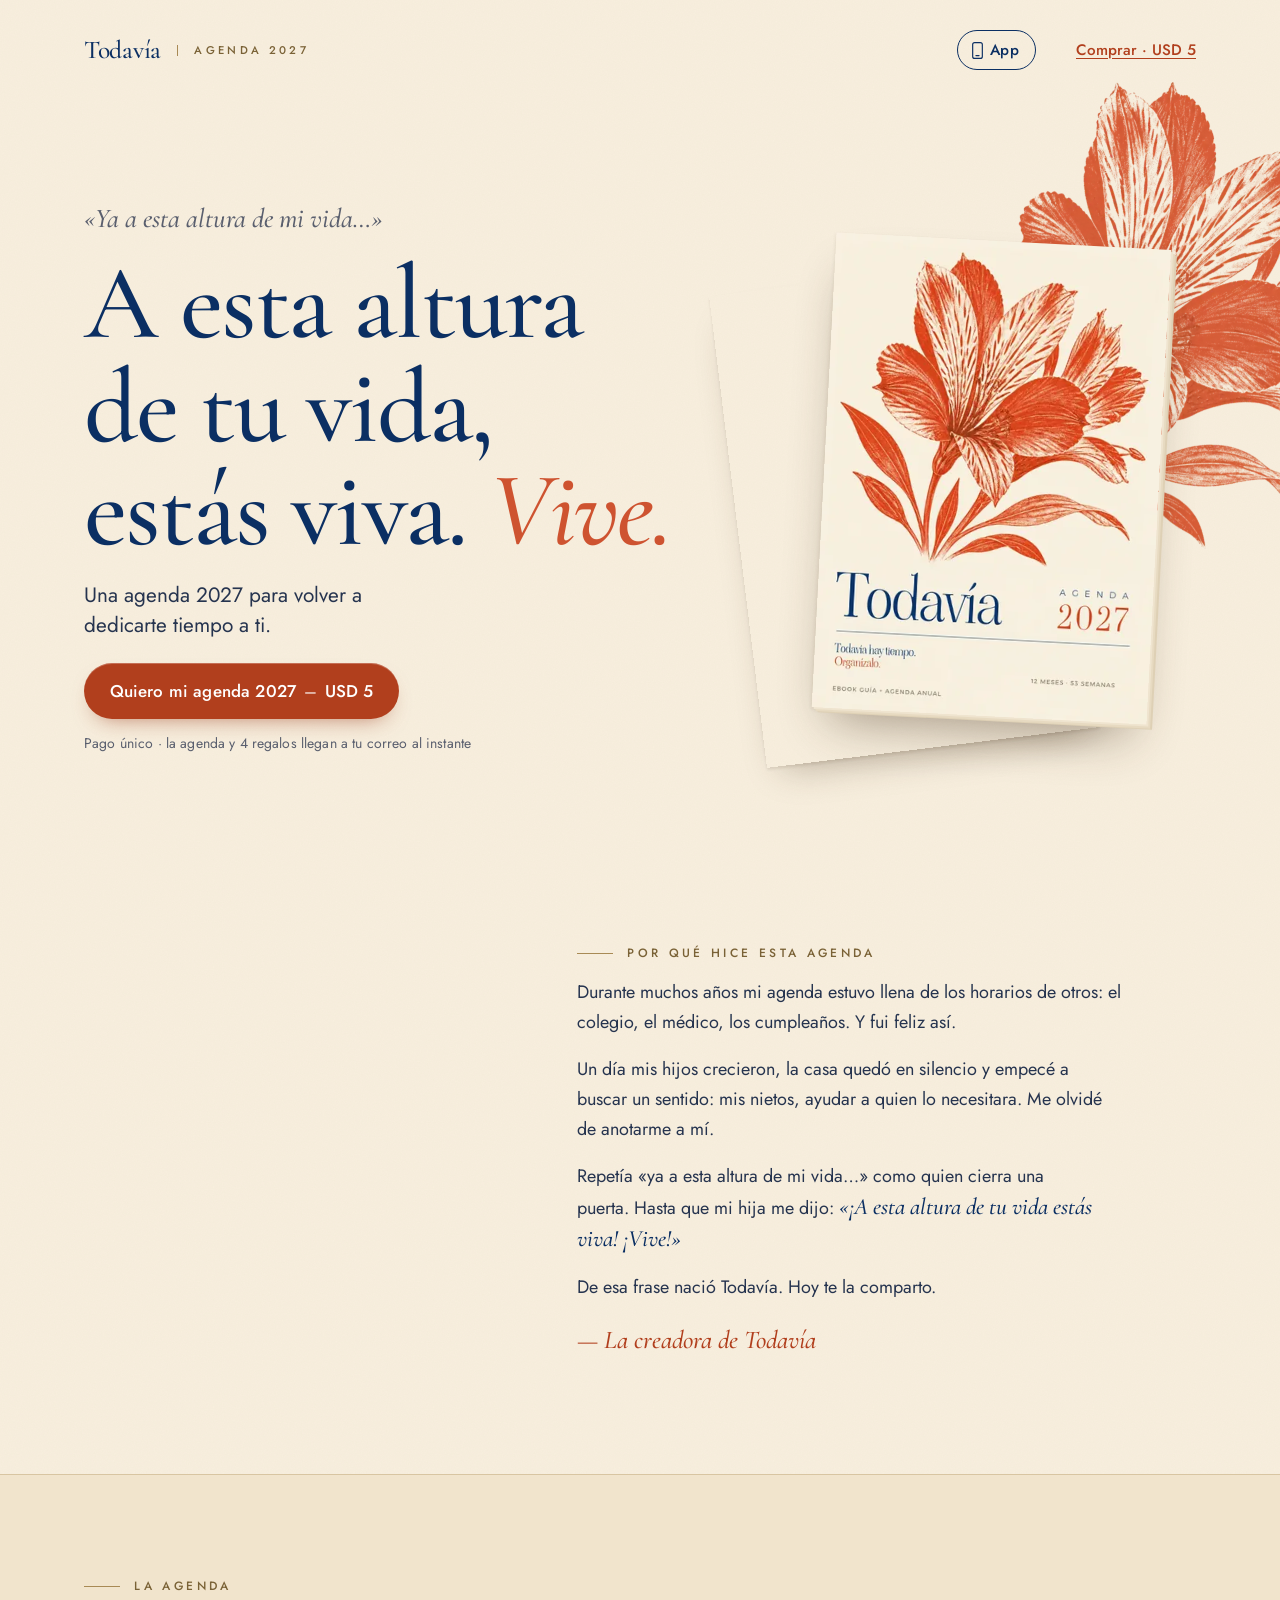
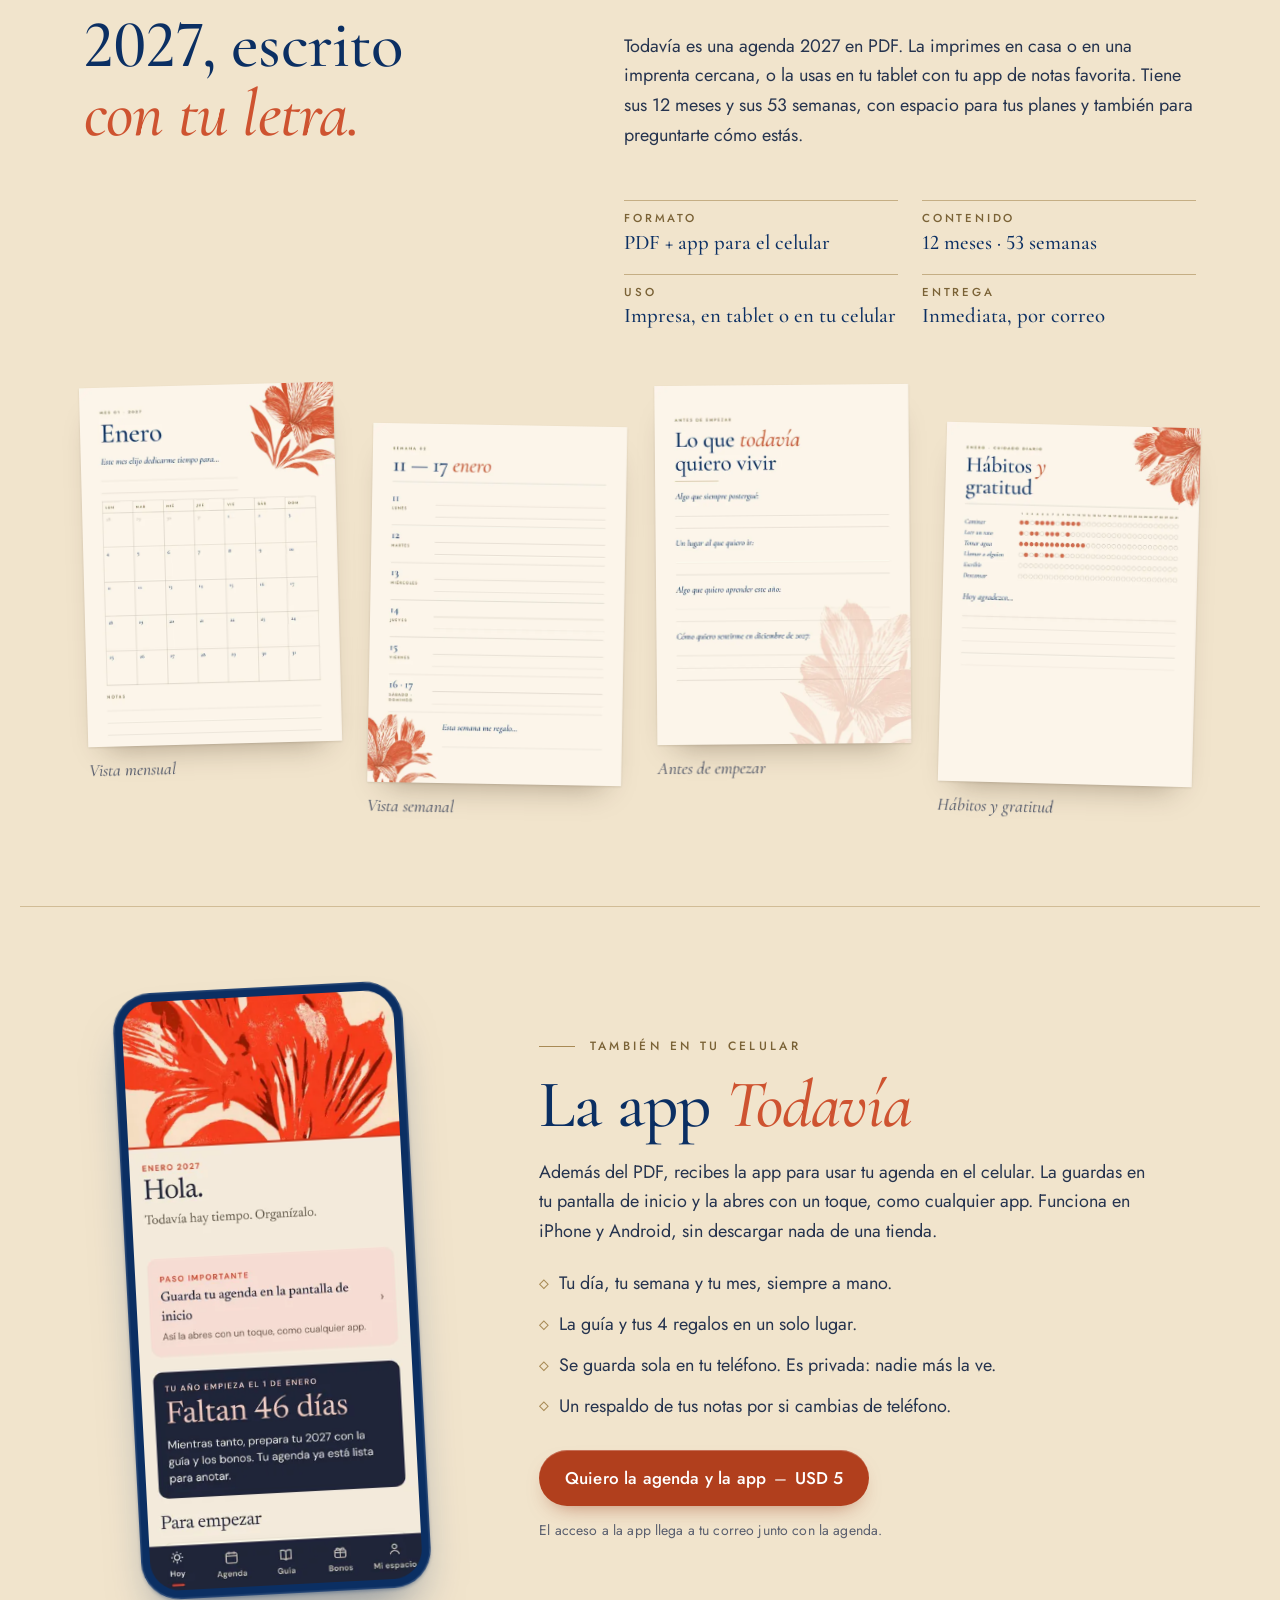
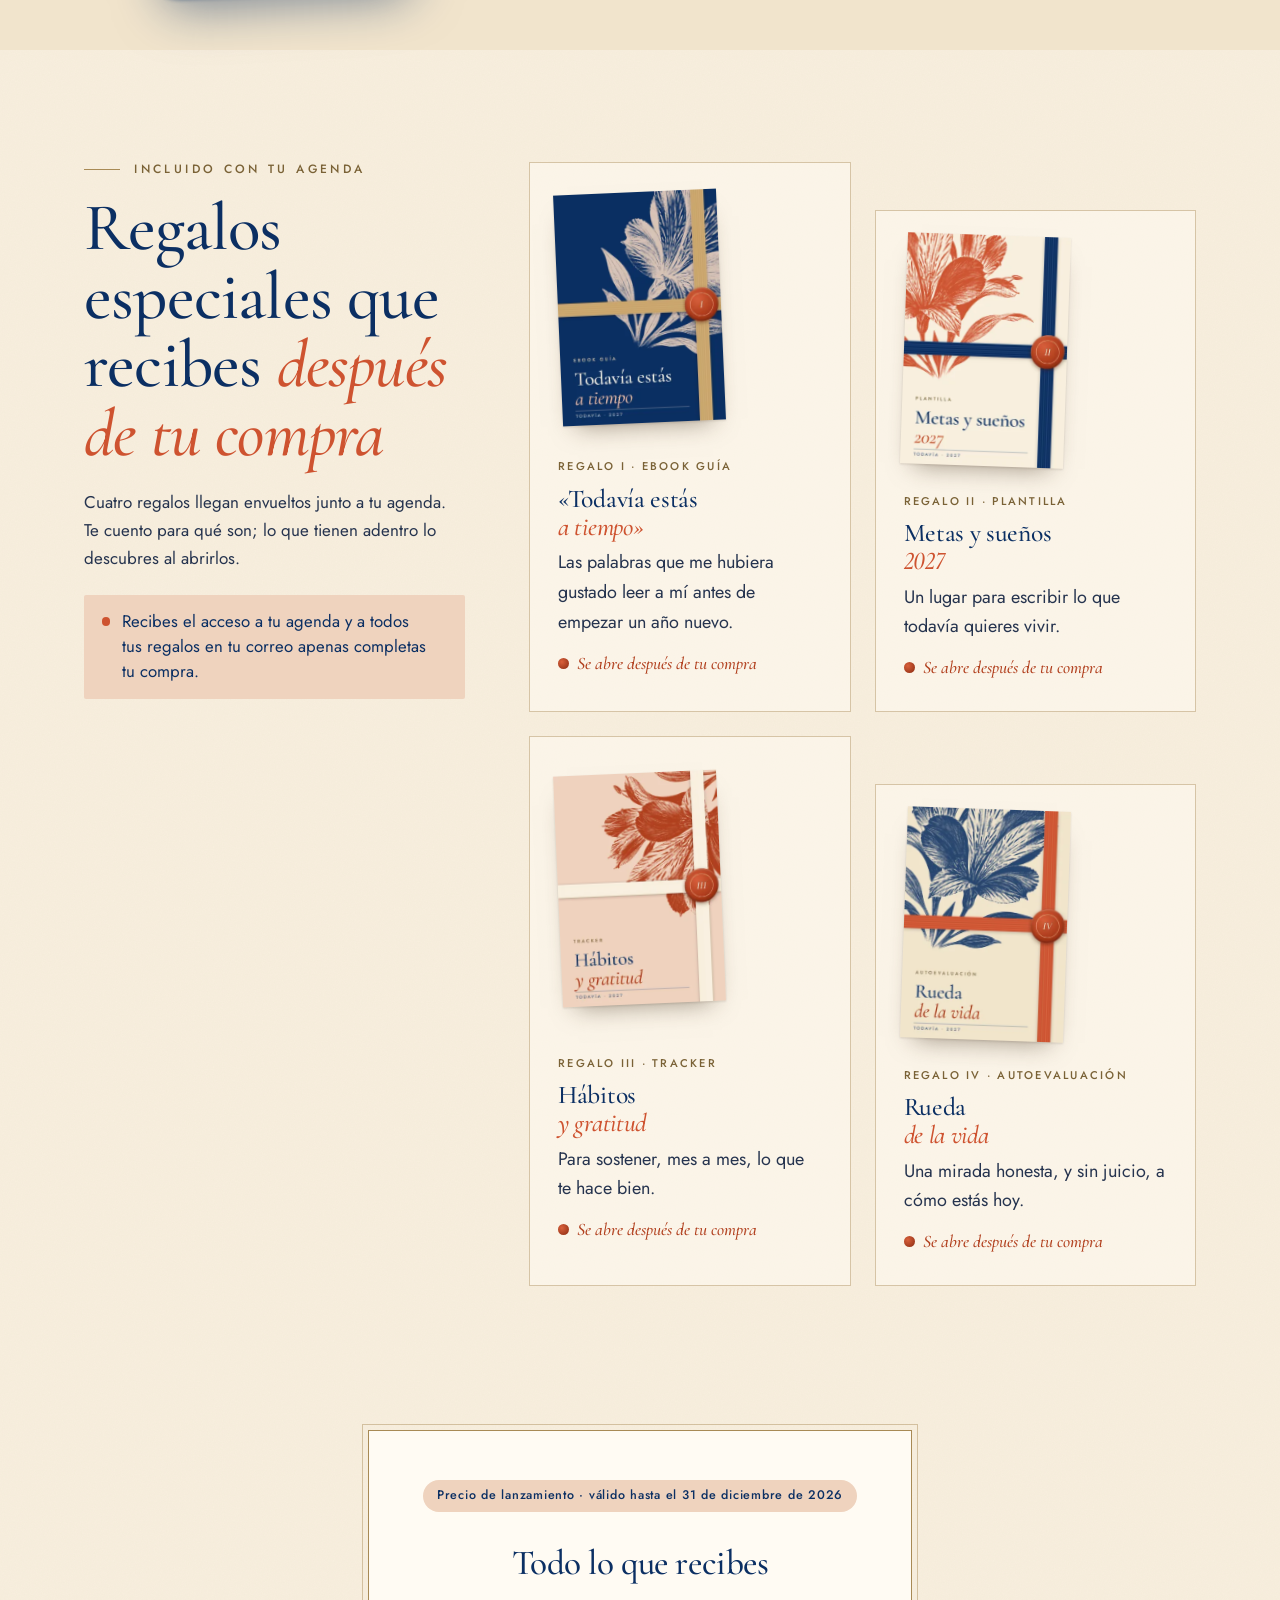
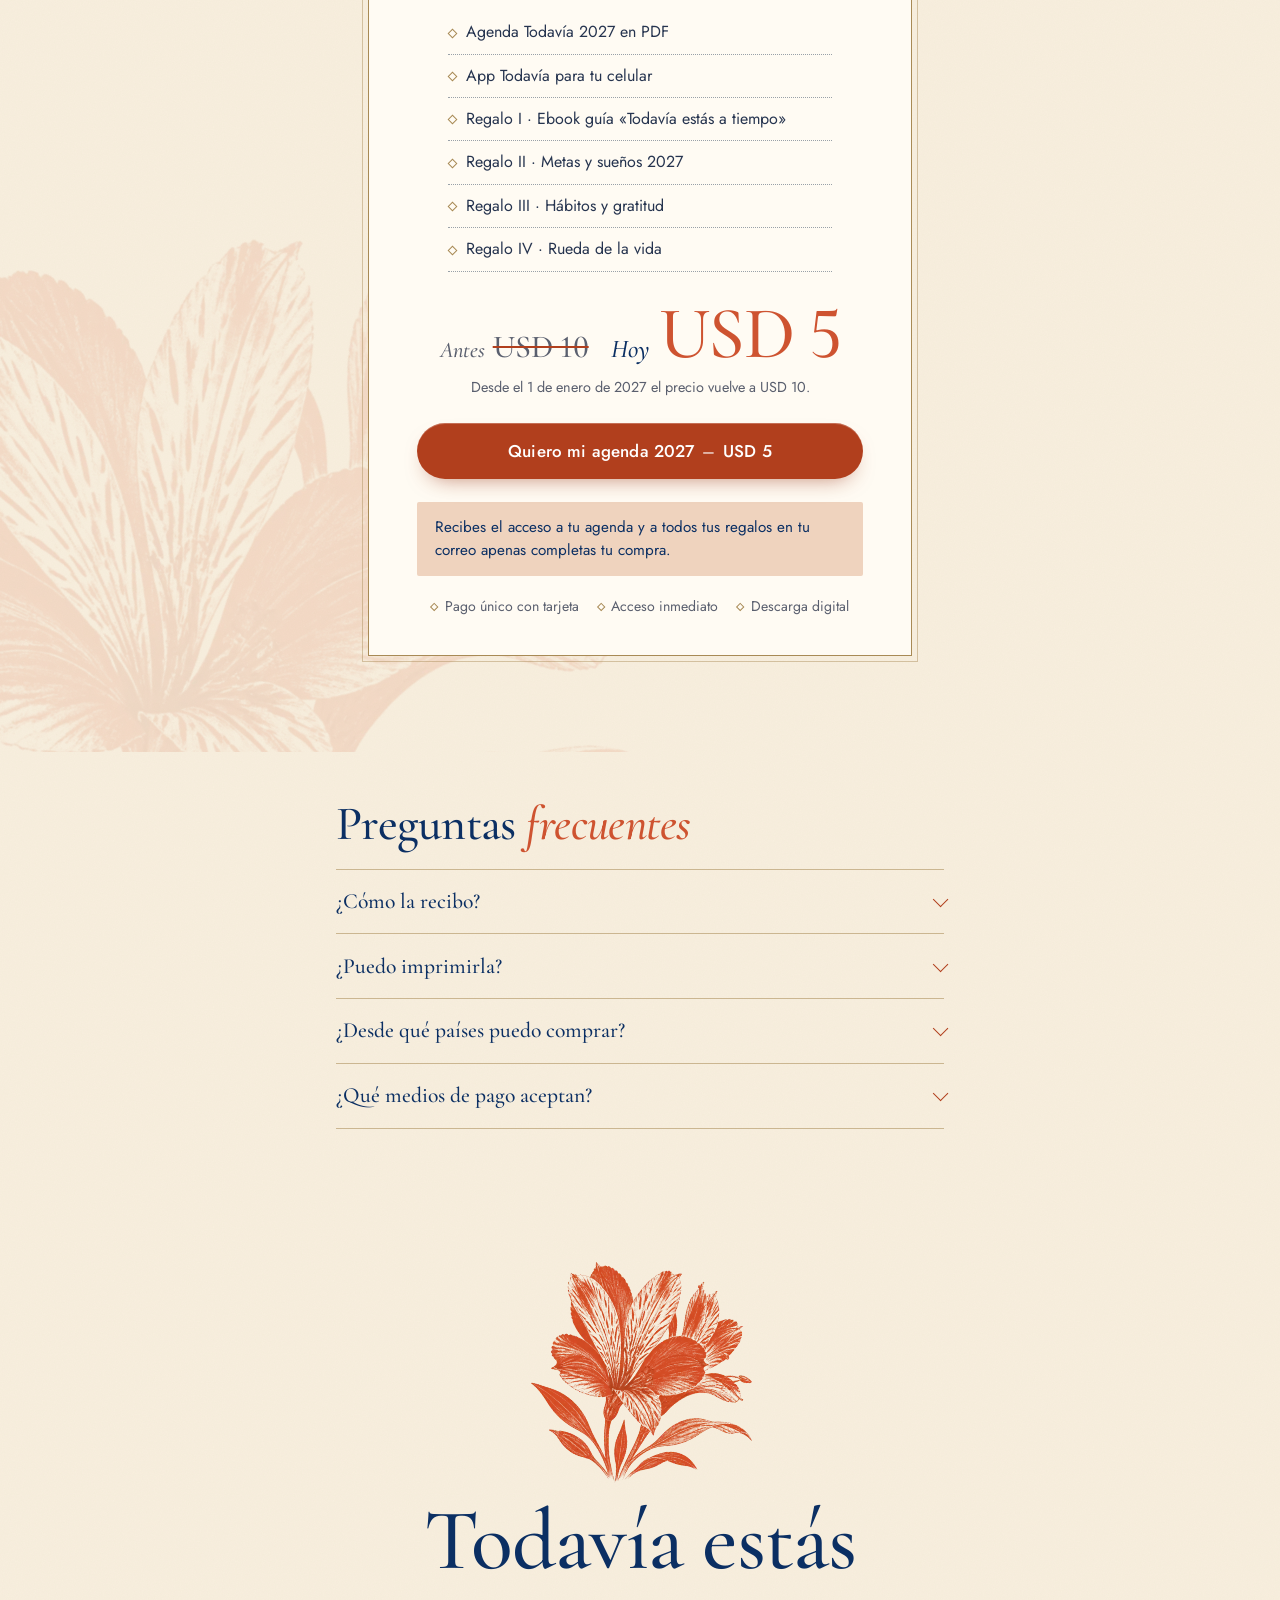
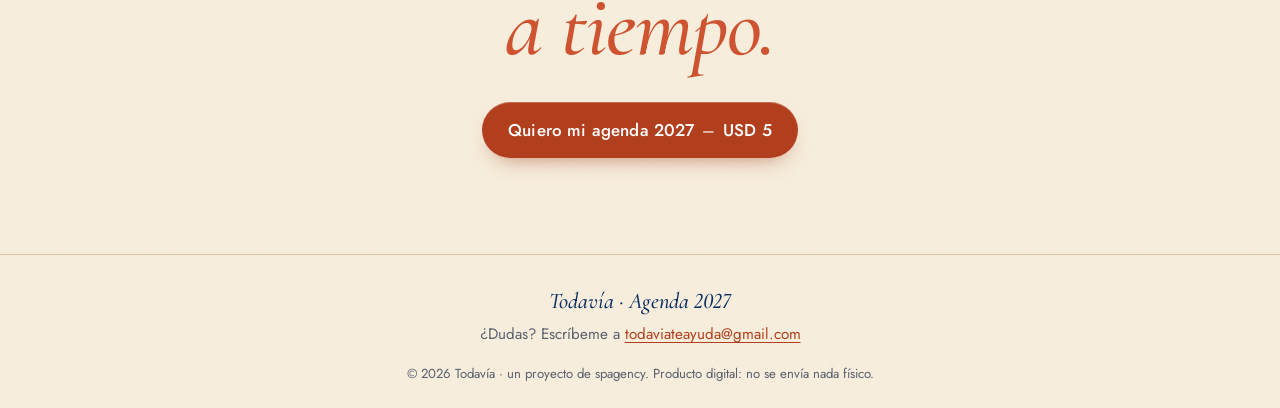
<file: index.html>
<!doctype html>
<html lang="es">
<head>
<meta charset="utf-8">
<meta name="viewport" content="width=device-width, initial-scale=1">
<title>Todavía · Agenda 2027 en PDF para volver a dedicarte tiempo</title>
<meta name="description" content="Agenda 2027 en PDF y app para el celular: 12 meses, 53 semanas y 4 regalos. Lanzamiento: USD 5 (antes USD 10) hasta el 31 de diciembre de 2026.">
<link rel="canonical" href="https://spagency-studio.github.io/todavia-landing/">
<meta name="theme-color" content="#F8EFDE">

<meta property="og:type" content="product">
<meta property="og:locale" content="es_LA">
<meta property="og:site_name" content="Todavía">
<meta property="og:title" content="Todavía · Agenda 2027 — A esta altura de tu vida, estás viva. Vive.">
<meta property="og:description" content="Una agenda 2027 en PDF para volver a dedicarte tiempo a ti. Incluye 4 regalos. Antes USD 10, hoy USD 5.">
<meta property="og:url" content="https://spagency-studio.github.io/todavia-landing/">
<meta property="og:image" content="https://spagency-studio.github.io/todavia-landing/assets/og-todavia.jpg">
<meta property="og:image:width" content="1200">
<meta property="og:image:height" content="630">
<meta property="og:image:alt" content="Portada de la agenda Todavía 2027 con una flor de alstroemeria en terracota">
<meta name="twitter:card" content="summary_large_image">

<link rel="icon" href="assets/favicon-32.png" sizes="32x32" type="image/png">
<link rel="apple-touch-icon" href="assets/apple-touch-icon.png">

<link rel="preload" href="assets/fonts/cormorant-normal.woff2" as="font" type="font/woff2" crossorigin>
<link rel="preload" href="assets/fonts/jost-normal.woff2" as="font" type="font/woff2" crossorigin>
<link rel="stylesheet" href="styles.css?v=5">

<!-- META PIXEL (ID 29704417879247884) -->
<script>
!function(f,b,e,v,n,t,s){if(f.fbq)return;n=f.fbq=function(){n.callMethod?
n.callMethod.apply(n,arguments):n.queue.push(arguments)};if(!f._fbq)f._fbq=n;
n.push=n;n.loaded=!0;n.version='2.0';n.queue=[];t=b.createElement(e);t.async=!0;
t.src=v;s=b.getElementsByTagName(e)[0];s.parentNode.insertBefore(t,s)}(window,
document,'script','https://connect.facebook.net/en_US/fbevents.js');
fbq('init', '29704417879247884');
fbq('track', 'PageView');
fbq('track', 'ViewContent', { content_name: 'Todavía · Agenda 2027', content_ids: ['todavia-2027'], content_type: 'product', value: 5, currency: 'USD' });
</script>
<noscript><img height="1" width="1" style="display:none" alt="" src="https://www.facebook.com/tr?id=29704417879247884&ev=PageView&noscript=1"></noscript>
<!-- /META PIXEL -->

<script type="application/ld+json">
{
  "@context": "https://schema.org",
  "@type": "Product",
  "name": "Todavía · Agenda 2027 (PDF)",
  "description": "Agenda 2027 digital en PDF, imprimible o para tablet, con app para el celular, con 12 meses, 53 semanas y 4 regalos: ebook guía, plantilla de metas, tracker de hábitos y gratitud, y rueda de la vida.",
  "image": "https://spagency-studio.github.io/todavia-landing/assets/portada.jpg",
  "brand": { "@type": "Brand", "name": "Todavía" },
  "offers": {
    "@type": "Offer",
    "price": "5.00",
    "priceCurrency": "USD",
    "priceValidUntil": "2026-12-31",
    "availability": "https://schema.org/InStock",
    "url": "https://spagency-studio.github.io/todavia-landing/"
  }
}
</script>
<script src="script.js?v=5" defer></script>
</head>
<body>
<a class="skip" href="#contenido">Saltar al contenido</a>

<header class="top">
  <a class="wordmark" href="#" translate="no" aria-label="Todavía, inicio">Todavía</a>
  <span class="top-meta">Agenda 2027</span>
  <a class="top-app js-buy" href="https://pay.hotmart.com/E108516743S?off=3mddami5" data-cta="header-app" aria-label="App: compra la agenda 2027 con la app para tu celular">
    <svg class="top-app-icon" viewBox="0 0 14 22" width="11" height="17" aria-hidden="true" focusable="false"><rect x=".75" y=".75" width="12.5" height="20.5" rx="2.6" fill="none" stroke="currentColor" stroke-width="1.5"/><path d="M5 17.6h4" stroke="currentColor" stroke-width="1.5" stroke-linecap="round"/></svg>App</a>
  <a class="top-buy js-buy" href="https://pay.hotmart.com/E108516743S?off=3mddami5" data-cta="header">Comprar · <span data-price>USD 5</span></a>
</header>

<main id="contenido">

<!-- ============ BLOQUE 1 · INSPIRACIÓN ============ -->
<section class="hero" aria-labelledby="hero-title">
  <div class="hero-text">
    <p class="hero-whisper"><span>«Ya a esta altura de mi vida…»</span></p>
    <h1 id="hero-title" class="hero-title">
      <span class="ln">A esta altura</span>
      <span class="ln">de tu vida,</span>
      <span class="ln">estás viva. <em>Vive.</em></span>
    </h1>
    <p class="hero-sub">Una agenda 2027 para volver a dedicarte tiempo a ti.</p>
    <div class="hero-cta">
      <a class="btn js-buy" href="https://pay.hotmart.com/E108516743S?off=3mddami5" data-cta="hero">Quiero mi agenda 2027 <span class="btn-sep" aria-hidden="true">–</span> <span data-price>USD 5</span></a>
      <p class="microcopy">Pago único · la agenda y 4 regalos llegan a tu correo al instante</p>
    </div>
  </div>

  <div class="hero-visual">
    <img class="hero-flower" src="assets/flor-440.webp" srcset="assets/flor-440.webp 440w, assets/flor-800.webp 800w" sizes="(min-width: 960px) 46vw, 92vw" width="440" height="442" alt="" fetchpriority="low">
    <div class="mock">
      <img class="mock-sheet" src="assets/pagina-1-400.webp" srcset="assets/pagina-1-400.webp 400w, assets/pagina-1.webp 640w" sizes="(min-width: 960px) 380px, 64vw" width="640" height="905" alt="" decoding="async">
      <img class="mock-cover" src="assets/portada-600.webp" srcset="assets/portada-400.webp 400w, assets/portada-600.webp 600w, assets/portada-900.webp 900w" sizes="(min-width: 960px) 380px, 64vw" width="600" height="849" alt="Portada de la agenda Todavía 2027: una alstroemeria grabada en color terracota sobre papel crema" fetchpriority="high">
    </div>
  </div>
</section>

<section class="story" aria-labelledby="story-title">
  <figure class="story-art" aria-hidden="true">
    <img src="assets/flor-440.webp" srcset="assets/flor-440.webp 440w, assets/flor-800.webp 800w" sizes="(min-width: 960px) 30vw, 60vw" width="440" height="442" alt="" loading="lazy" decoding="async">
  </figure>
  <div class="story-text">
    <h2 class="kicker" id="story-title">Por qué hice esta agenda</h2>
    <p>Durante muchos años mi agenda estuvo llena de los horarios de otros: el colegio, el médico, los cumpleaños. Y fui feliz así.</p>
    <p>Un día mis hijos crecieron, la casa quedó en silencio y empecé a buscar un sentido: mis nietos, ayudar a quien lo necesitara. Me olvidé de anotarme a mí.</p>
    <p>Repetía «ya a esta altura de mi vida…» como quien cierra una puerta. Hasta que mi hija me dijo: <em>«¡A esta altura de tu vida estás viva! ¡Vive!»</em></p>
    <p>De esa frase nació <span translate="no">Todavía</span>. Hoy te la comparto.</p>
    <p class="signature">— La creadora de <span translate="no">Todavía</span></p>
  </div>
</section>

<!-- ============ BLOQUE 2 · PRODUCTO + REGALOS ============ -->
<section class="product" aria-labelledby="product-title">
  <div class="product-head">
    <p class="kicker">La agenda</p>
    <h2 id="product-title">2027, escrito <em>con tu letra.</em></h2>
    <p class="lead"><span translate="no">Todavía</span> es una agenda 2027 en PDF. La imprimes en casa o en una imprenta cercana, o la usas en tu tablet con tu app de notas favorita. Tiene sus 12 meses y sus 53 semanas, con espacio para tus planes y también para preguntarte cómo estás.</p>
    <dl class="specs">
      <div><dt>Formato</dt><dd>PDF + app para el celular</dd></div>
      <div><dt>Contenido</dt><dd>12 meses · 53 semanas</dd></div>
      <div><dt>Uso</dt><dd>Impresa, en tablet o en tu celular</dd></div>
      <div><dt>Entrega</dt><dd>Inmediata, por correo</dd></div>
    </dl>
  </div>

  <div class="gallery" role="region" aria-label="Vista previa de páginas interiores" tabindex="0">
    <figure><img src="assets/pagina-1.webp" width="640" height="905" alt="Página mensual de enero 2027 con calendario y pregunta: este mes elijo dedicarme tiempo para…" loading="lazy" decoding="async"><figcaption>Vista mensual</figcaption></figure>
    <figure><img src="assets/pagina-2.webp" width="640" height="905" alt="Página semanal del 11 al 17 de enero con espacio para cada día" loading="lazy" decoding="async"><figcaption>Vista semanal</figcaption></figure>
    <figure><img src="assets/pagina-3.webp" width="640" height="905" alt="Página de reflexión: lo que todavía quiero vivir" loading="lazy" decoding="async"><figcaption>Antes de empezar</figcaption></figure>
    <figure><img src="assets/pagina-4.webp" width="640" height="905" alt="Página de hábitos y gratitud con seguimiento diario" loading="lazy" decoding="async"><figcaption>Hábitos y gratitud</figcaption></figure>
  </div>
  <p class="gallery-hint" aria-hidden="true">Desliza para ver más páginas</p>

  <div class="app-block" id="app">
    <figure class="phone" aria-hidden="true">
      <div class="phone-screen"><img src="assets/app-hoy.webp" width="390" height="844" alt="" loading="lazy" decoding="async"></div>
    </figure>
    <div class="app-text">
      <p class="kicker">También en tu celular</p>
      <h2 id="app-title">La app <em><span translate="no">Todavía</span></em></h2>
      <p class="lead">Además del PDF, recibes la app para usar tu agenda en el celular. La guardas en tu pantalla de inicio y la abres con un toque, como cualquier app. Funciona en iPhone y Android, sin descargar nada de una tienda.</p>
      <ul class="app-list">
        <li>Tu día, tu semana y tu mes, siempre a mano.</li>
        <li>La guía y tus 4 regalos en un solo lugar.</li>
        <li>Se guarda sola en tu teléfono. Es privada: nadie más la ve.</li>
        <li>Un respaldo de tus notas por si cambias de teléfono.</li>
      </ul>
      <a class="btn js-buy" href="https://pay.hotmart.com/E108516743S?off=3mddami5" data-cta="app">Quiero la agenda y la app <span class="btn-sep" aria-hidden="true">–</span> <span data-price>USD 5</span></a>
      <p class="microcopy">El acceso a la app llega a tu correo junto con la agenda.</p>
    </div>
  </div>
</section>

<section class="gifts" aria-labelledby="gifts-title">
  <div class="gifts-head">
    <p class="kicker">Incluido con tu agenda</p>
    <h2 id="gifts-title">Regalos especiales que recibes <em>después de tu compra</em></h2>
    <p class="gifts-intro">Cuatro regalos llegan envueltos junto a tu agenda. Te cuento para qué son; lo que tienen adentro lo descubres al abrirlos.</p>
    <p class="delivery"><span class="dot" aria-hidden="true"></span>Recibes el acceso a tu agenda y a todos tus regalos en tu correo apenas completas tu compra.</p>
  </div>
  <ol class="gift-list">
    <li class="gift">
      <img class="gift-cover" src="assets/regalo-1.webp" width="400" height="565" alt="Portada del regalo I, el ebook guía «Todavía estás a tiempo», envuelta con una cinta y un sello" loading="lazy" decoding="async">
      <div class="gift-body">
        <p class="gift-tag">Regalo I · Ebook guía</p>
        <h3>«Todavía estás <em>a tiempo»</em></h3>
        <p>Las palabras que me hubiera gustado leer a mí antes de empezar un año nuevo.</p>
        <p class="gift-seal">Se abre después de tu compra</p>
      </div>
    </li>
    <li class="gift">
      <img class="gift-cover" src="assets/regalo-2.webp" width="400" height="565" alt="Portada del regalo II, la plantilla de metas y sueños 2027, envuelta con una cinta y un sello" loading="lazy" decoding="async">
      <div class="gift-body">
        <p class="gift-tag">Regalo II · Plantilla</p>
        <h3>Metas y sueños <em>2027</em></h3>
        <p>Un lugar para escribir lo que todavía quieres vivir.</p>
        <p class="gift-seal">Se abre después de tu compra</p>
      </div>
    </li>
    <li class="gift">
      <img class="gift-cover" src="assets/regalo-3.webp" width="400" height="565" alt="Portada del regalo III, el tracker de hábitos y gratitud, envuelta con una cinta y un sello" loading="lazy" decoding="async">
      <div class="gift-body">
        <p class="gift-tag">Regalo III · Tracker</p>
        <h3>Hábitos <em>y gratitud</em></h3>
        <p>Para sostener, mes a mes, lo que te hace bien.</p>
        <p class="gift-seal">Se abre después de tu compra</p>
      </div>
    </li>
    <li class="gift">
      <img class="gift-cover" src="assets/regalo-4.webp" width="400" height="565" alt="Portada del regalo IV, la rueda de la vida, envuelta con una cinta y un sello" loading="lazy" decoding="async">
      <div class="gift-body">
        <p class="gift-tag">Regalo IV · Autoevaluación</p>
        <h3>Rueda <em>de la vida</em></h3>
        <p>Una mirada honesta, y sin juicio, a cómo estás hoy.</p>
        <p class="gift-seal">Se abre después de tu compra</p>
      </div>
    </li>
  </ol>
</section>

<!-- ============ BLOQUE 3 · VENTA ============ -->
<section class="offer" id="oferta" aria-labelledby="offer-title">
  <img class="offer-flower" src="assets/flor-440.webp" srcset="assets/flor-440.webp 440w, assets/flor-800.webp 800w" sizes="(min-width: 960px) 832px, 544px" width="800" height="803" alt="" loading="lazy" decoding="async">
  <div class="offer-box">
    <p class="launch" data-launch>Precio de lanzamiento · válido hasta el <time datetime="2026-12-31">31 de diciembre de 2026</time></p>
    <h2 id="offer-title">Todo lo que recibes</h2>
    <ul class="receipt">
      <li><span><span translate="no">Agenda Todavía 2027</span> en PDF</span></li>
      <li><span>App <span translate="no">Todavía</span> para tu celular</span></li>
      <li><span>Regalo I · Ebook guía «Todavía estás a tiempo»</span></li>
      <li><span>Regalo II · Metas y sueños 2027</span></li>
      <li><span>Regalo III · Hábitos y gratitud</span></li>
      <li><span>Regalo IV · Rueda de la vida</span></li>
    </ul>
    <div class="compare">
      <p class="before" data-launch><span class="compare-label">Antes</span> <s><span class="sr">antes </span>USD 10</s></p>
      <p class="price"><span class="price-label" data-launch>Hoy</span> <span class="price-num" data-price-big>USD 5</span></p>
    </div>
    <p class="after" data-after>Desde el 1 de enero de 2027 el precio vuelve a USD 10.</p>
    <a class="btn btn-wide js-buy" href="https://pay.hotmart.com/E108516743S?off=3mddami5" data-cta="offer">Quiero mi agenda 2027 <span class="btn-sep" aria-hidden="true">–</span> <span data-price>USD 5</span></a>
    <p class="delivery delivery-box">Recibes el acceso a tu agenda y a todos tus regalos en tu correo apenas completas tu compra.</p>
    <ul class="assurances">
      <li>Pago único con tarjeta</li>
      <li>Acceso inmediato</li>
      <li>Descarga digital</li>
    </ul>
  </div>
</section>

<section class="faq" aria-labelledby="faq-title">
  <h2 id="faq-title">Preguntas <em>frecuentes</em></h2>
  <details name="faq">
    <summary>¿Cómo la recibo?</summary>
    <p>Recibes el acceso a tu agenda y a todos tus regalos en tu correo apenas completas tu compra. Si no lo ves en unos minutos, revisa las carpetas de spam o promociones.</p>
  </details>
  <details name="faq">
    <summary>¿Puedo imprimirla?</summary>
    <p>Sí. Puedes imprimirla completa o solo las páginas que vayas a usar, en casa o en una imprenta. También puedes usarla en tablet con apps como GoodNotes, Notability o Xodo.</p>
  </details>
  <details name="faq">
    <summary>¿Desde qué países puedo comprar?</summary>
    <p>Desde cualquier país. El precio está en dólares: al pagar puedes ver el monto en tu moneda, o tu banco hace la conversión.</p>
  </details>
  <details name="faq">
    <summary>¿Qué medios de pago aceptan?</summary>
    <p>Tarjeta de crédito o débito, en un solo pago al contado. El pago se procesa de forma segura en Hotmart.</p>
  </details>
</section>

<section class="closing" aria-labelledby="closing-title">
  <img class="closing-flower" src="assets/flor-440.webp" width="440" height="442" alt="" loading="lazy" decoding="async">
  <h2 id="closing-title">Todavía estás <em>a tiempo.</em></h2>
  <a class="btn js-buy" href="https://pay.hotmart.com/E108516743S?off=3mddami5" data-cta="closing">Quiero mi agenda 2027 <span class="btn-sep" aria-hidden="true">–</span> <span data-price>USD 5</span></a>
</section>

</main>

<footer class="foot">
  <p class="foot-mark"><span translate="no">Todavía</span> · Agenda 2027</p>
  <p>¿Dudas? Escríbeme a <a href="mailto:todaviateayuda@gmail.com">todaviateayuda@gmail.com</a></p>
  <p class="foot-small">© 2026 <span translate="no">Todavía</span> · un proyecto de spagency. Producto digital: no se envía nada físico.</p>
</footer>

<div class="sticky-buy" data-sticky aria-hidden="true">
  <div class="sticky-info"><span class="sticky-name">Agenda 2027</span><span class="sticky-price" data-price>USD 5</span></div>
  <a class="btn btn-small js-buy" href="https://pay.hotmart.com/E108516743S?off=3mddami5" data-cta="sticky" tabindex="-1">Quiero mi agenda</a>
</div>
</body>
</html>
</file>
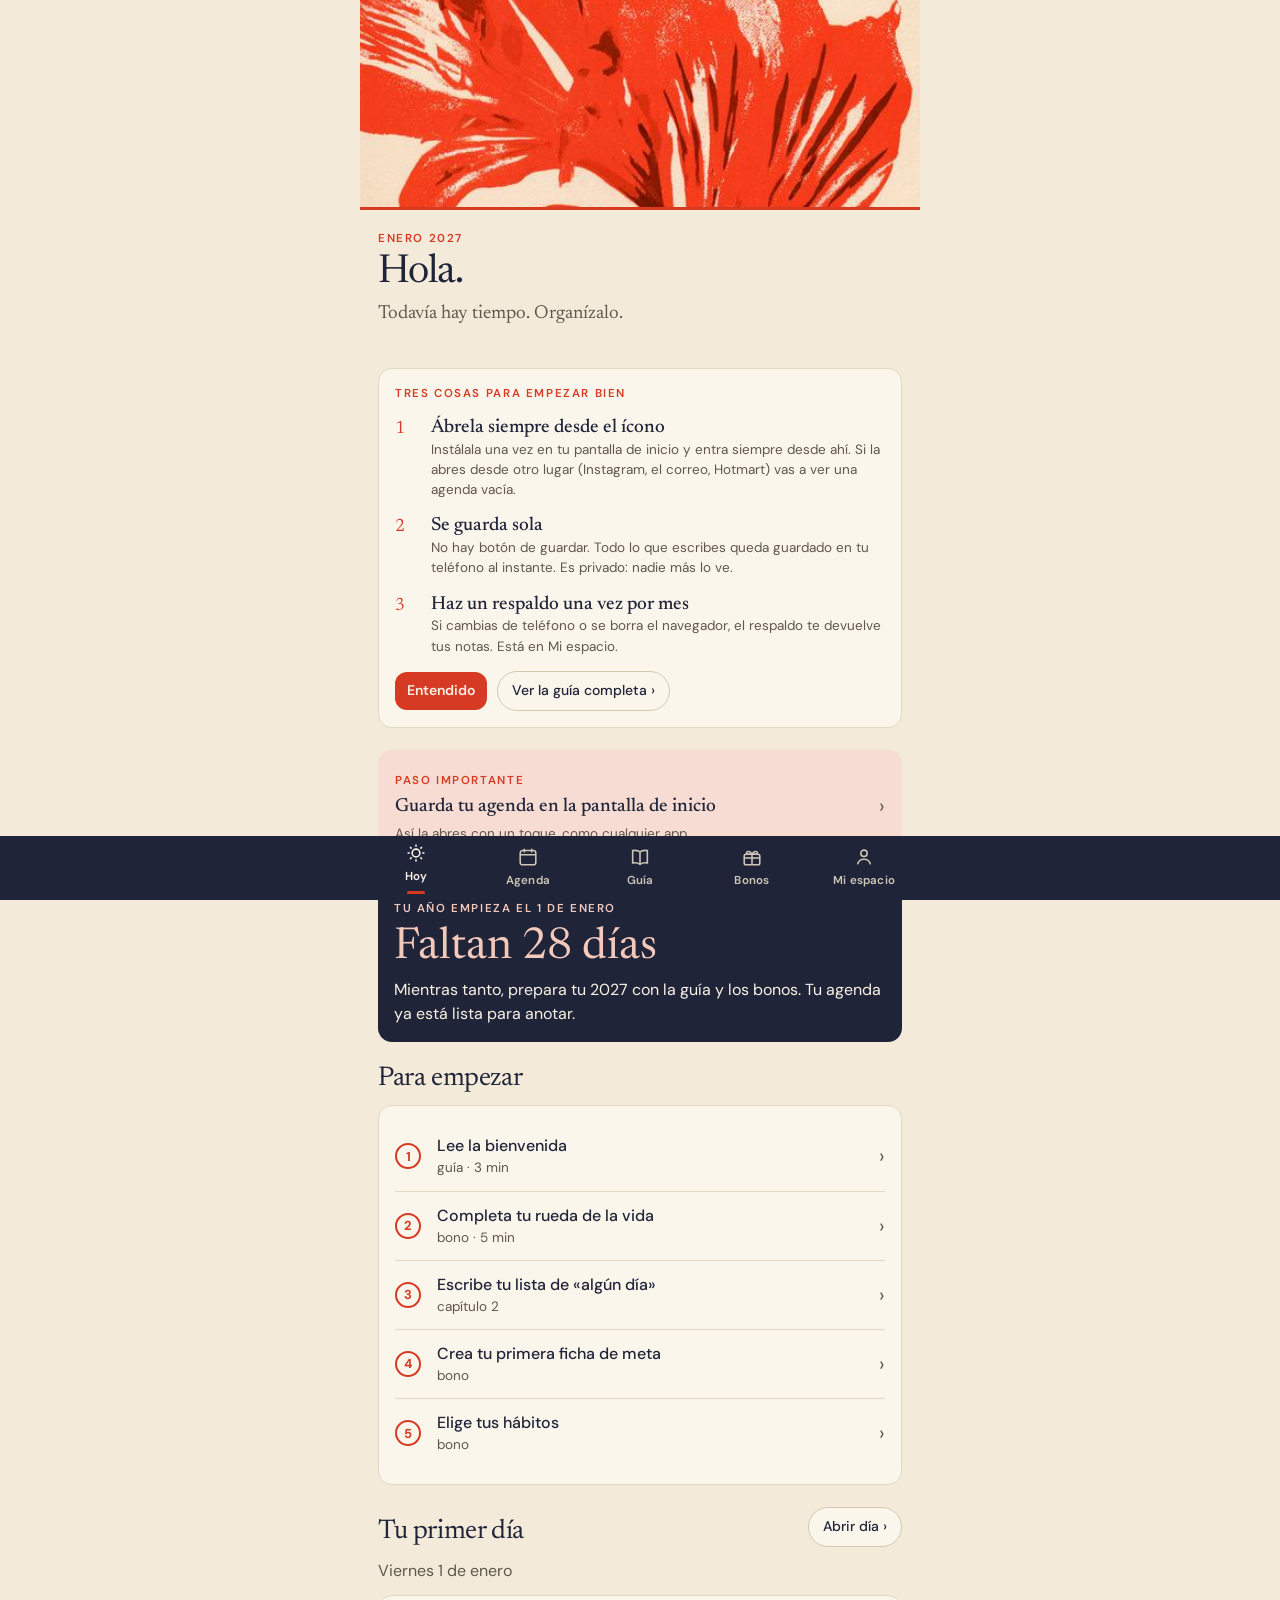
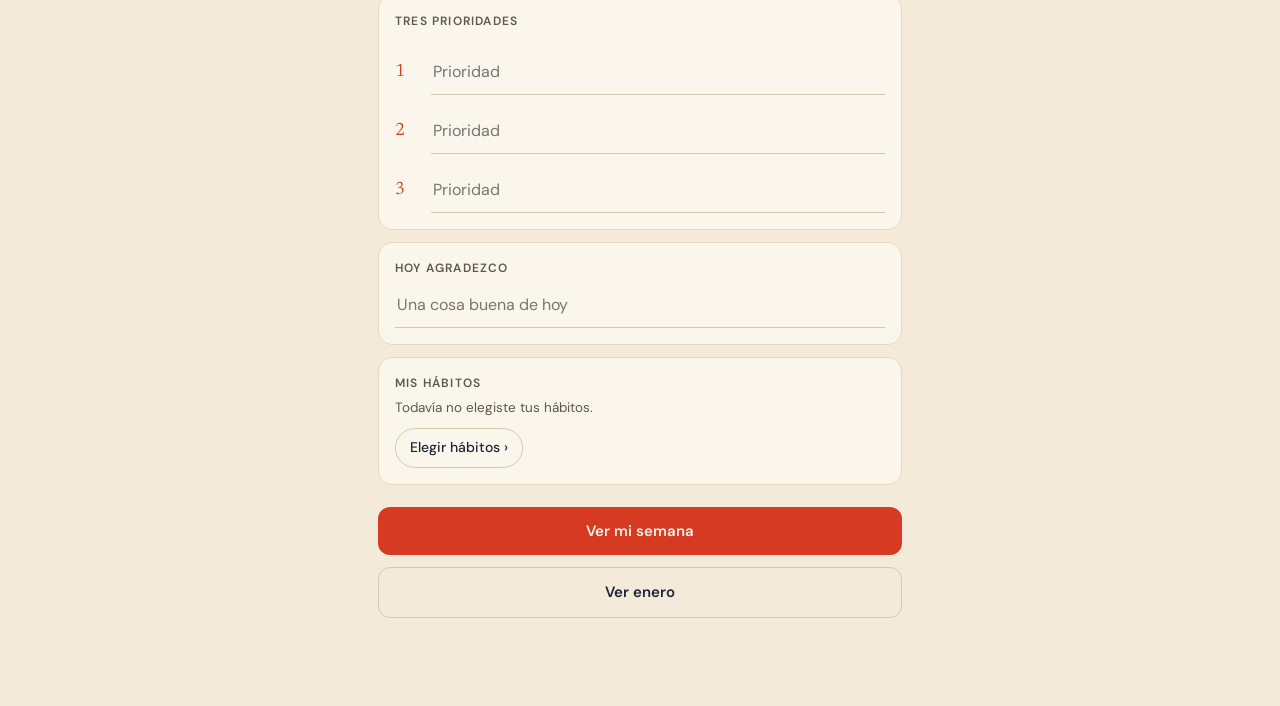
<file: app/index.html>
<!doctype html><html lang="es"><head><meta charset="utf-8">
<meta name="viewport" content="width=device-width,initial-scale=1,viewport-fit=cover">
<meta name="theme-color" content="#F3EADA">
<meta name="apple-mobile-web-app-capable" content="yes">
<meta name="mobile-web-app-capable" content="yes">
<meta name="apple-mobile-web-app-title" content="Todavía">
<meta name="apple-mobile-web-app-status-bar-style" content="default">
<meta name="robots" content="noindex">
<link rel="manifest" href="manifest.json">
<link rel="apple-touch-icon" href="icon-180.png">
<link rel="icon" href="icon-192.png">
<style>:root{padding-top:env(safe-area-inset-top,0px);padding-bottom:env(safe-area-inset-bottom,0px)}</style>
<title>Todavía 2027</title>
<meta name="claude:viewport-fit-sides" content="cover">
<link rel="preconnect" href="https://fonts.googleapis.com">
<link rel="preconnect" href="https://fonts.gstatic.com" crossorigin>
<link rel="stylesheet" href="https://fonts.googleapis.com/css2?family=DM+Sans:opsz,wght@9..40,400;9..40,500;9..40,600;9..40,700&family=Newsreader:ital,opsz,wght@0,6..72,300;0,6..72,400;0,6..72,500;1,6..72,400&display=swap">
<style>
/* Agenda de papel hecha app: hojas crema, tinta índigo y el color de cada mes. Una columna, barra inferior para el pulgar. */
:root{
  --paper:#F3EADA; --card:#FBF6EC; --sunk:#EADFCB;
  --ink:#1F2438; --muted:#5F574C; --rule:#D6C8AF; --line:#E4D8C3;
  --indigo:#163F7A; --bermellon:#D63A22; --oxido:#A8391C; --ocre:#9A6A12; --oliva:#5E5B26; --rosa:#F2DED4;
  --acc:#163F7A; --acc-pale:#DDE3EC;
  --serif:"Newsreader",Georgia,"Times New Roman",serif;
  --sans:"DM Sans","Helvetica Neue",Arial,sans-serif;
  --nav:64px;
  color-scheme:light;
}
*{box-sizing:border-box}
html,body{height:100%}
body{margin:0;background:var(--paper);color:var(--ink);font-family:var(--sans);font-size:16px;line-height:1.5;-webkit-tap-highlight-color:transparent}
body::before{content:"";position:fixed;inset:0 0 auto;height:env(safe-area-inset-top,0px);background:var(--paper);z-index:20}
button,input,textarea,select{font:inherit;color:inherit}
a{color:inherit}
:focus-visible{outline:2px solid var(--acc);outline-offset:2px;border-radius:4px}
.app{max-width:560px;margin:0 auto;min-height:100%;padding-bottom:calc(var(--nav) + env(safe-area-inset-bottom,0px) + 24px)}
.wrap{padding-left:max(18px,env(safe-area-inset-left,0px));padding-right:max(18px,env(safe-area-inset-right,0px))}

/* tipografía */
.eyebrow{font-size:11.5px;font-weight:600;letter-spacing:.14em;text-transform:uppercase;color:var(--acc)}
h1,h2,h3{font-family:var(--serif);font-weight:400;text-wrap:balance;margin:0}
h1{font-size:40px;line-height:1.02;letter-spacing:-.025em}
h2{font-size:27px;line-height:1.1;letter-spacing:-.015em}
h3{font-size:19px;line-height:1.25;font-weight:500}
p{margin:0 0 12px;text-wrap:pretty}
.muted{color:var(--muted)}
.lead{font-family:var(--serif);font-size:19px;line-height:1.45}
.small{font-size:13.5px}

/* encabezados con imagen */
.hero{position:relative;height:210px;background:var(--sunk) center/cover no-repeat;border-bottom:3px solid var(--acc)}
.hero.short{height:120px}
.hero .back{position:absolute;left:max(12px,env(safe-area-inset-left,0px));top:12px}
.head{padding-top:20px;padding-bottom:6px;display:flex;flex-direction:column;gap:6px}
.head-row{display:flex;align-items:flex-end;justify-content:space-between;gap:12px}

/* bloques */
.stack{display:flex;flex-direction:column;gap:14px}
.section{margin-top:22px;display:flex;flex-direction:column;gap:12px}
.card{background:var(--card);border:1px solid var(--line);border-radius:14px;padding:16px}
.card.tint{background:var(--acc-pale);border-color:transparent}
.pull{font-family:var(--serif);font-size:18px;line-height:1.45;background:var(--rosa);border-radius:14px;padding:16px 18px}
.label{display:block;font-size:12px;font-weight:600;letter-spacing:.1em;text-transform:uppercase;color:var(--muted);margin-bottom:6px}
.field{width:100%;border:0;border-bottom:1px solid var(--rule);background:transparent;padding:10px 2px;font-size:16px;border-radius:0}
.field:focus{outline:none;border-bottom-color:var(--acc);border-bottom-width:2px}
textarea.field{resize:none;min-height:46px;line-height:1.5;overflow:hidden}
.num{display:grid;grid-template-columns:28px 1fr;align-items:end;gap:8px}
.num>span{font-family:var(--serif);font-size:18px;color:var(--acc);padding-bottom:9px}
.pair{display:grid;grid-template-columns:1fr 1fr;gap:10px}

.btn{appearance:none;border:0;border-radius:12px;padding:13px 16px;font-weight:600;font-size:15px;background:var(--ink);color:#F8F2E6;cursor:pointer;text-decoration:none;display:inline-flex;align-items:center;justify-content:center;gap:8px;min-height:48px}
.btn.ghost{background:transparent;color:var(--ink);border:1px solid var(--rule)}
.btn.acc{background:var(--acc)}
.btn.sm{min-height:38px;padding:8px 12px;font-size:14px}
.pill{appearance:none;border:1px solid var(--rule);background:var(--card);border-radius:999px;padding:8px 14px;font-size:14px;font-weight:500;text-decoration:none;color:var(--ink);display:inline-flex;align-items:center;gap:6px;min-height:40px;cursor:pointer}
.iconbtn{appearance:none;border:0;background:rgba(251,246,236,.92);color:var(--ink);width:42px;height:42px;border-radius:50%;display:inline-flex;align-items:center;justify-content:center;font-size:20px;text-decoration:none;cursor:pointer}
.row{display:flex;gap:10px;flex-wrap:wrap;align-items:center}
.between{justify-content:space-between}

/* lista de navegación */
.list{display:flex;flex-direction:column;background:var(--card);border:1px solid var(--line);border-radius:14px;overflow:hidden}
.list a{display:grid;grid-template-columns:auto 1fr auto;gap:14px;align-items:center;padding:14px 16px;text-decoration:none;border-top:1px solid var(--line);min-height:64px}
.list a:first-child{border-top:0}
.list .ix{font-family:var(--serif);font-size:22px;color:var(--acc);width:28px}
.list .tt{font-family:var(--serif);font-size:18px;line-height:1.2}
.list .sub{display:block;font-family:var(--sans);font-size:13px;color:var(--muted);margin-top:2px}
.chev{color:var(--muted);font-size:20px}
.thumb{width:52px;height:52px;border-radius:10px;background:var(--sunk) center/cover}

/* check */
.ck{display:flex;align-items:center;gap:12px;min-height:46px;border-bottom:1px solid var(--line)}
.ck input[type=checkbox]{appearance:none;width:24px;height:24px;border:2px solid var(--acc);border-radius:7px;flex:none;display:grid;place-content:center;margin:0;cursor:pointer;background:transparent}
.ck input[type=checkbox]:checked{background:var(--acc)}
.ck input[type=checkbox]:checked::after{content:"";width:6px;height:11px;border:solid #fff;border-width:0 2.5px 2.5px 0;transform:rotate(45deg) translate(-1px,-1px)}
.ck .field{border-bottom:0}
.ck.done .field{text-decoration:line-through;color:var(--muted)}
.ck .del{appearance:none;border:0;background:none;color:var(--muted);font-size:20px;width:36px;height:36px;cursor:pointer}

/* calendario */
.cal{display:grid;grid-template-columns:repeat(7,1fr);gap:4px}
.cal .dh{text-align:center;font-size:11.5px;font-weight:600;letter-spacing:.06em;color:var(--muted);padding:6px 0}
.cal .dh.we{color:var(--acc)}
.cal a,.cal span.out{aspect-ratio:1/1.08;border-radius:10px;display:flex;flex-direction:column;align-items:flex-start;justify-content:space-between;padding:6px 7px;text-decoration:none;background:var(--card);border:1px solid var(--line);font-family:var(--serif);font-size:19px;line-height:1;min-width:0}
.cal a.we{background:var(--acc-pale);color:var(--acc);border-color:transparent}
.cal span.out{background:transparent;border-color:transparent}
.cal a.today{outline:2px solid var(--ink);outline-offset:-2px}
.cal a i{width:7px;height:7px;border-radius:50%;background:var(--acc);align-self:flex-end;opacity:0}
.cal a.has i{opacity:1}
.year{display:grid;grid-template-columns:repeat(3,1fr);gap:10px}
.ym{text-decoration:none;background:var(--card);border:1px solid var(--line);border-radius:12px;padding:10px;display:flex;flex-direction:column;gap:6px;min-width:0}
.ym b{font-family:var(--serif);font-weight:400;font-size:17px;color:var(--c)}
.ym .mini{display:grid;grid-template-columns:repeat(7,1fr);gap:1px;font-size:8.5px;text-align:center;color:var(--muted);font-variant-numeric:tabular-nums}
.ym .mini .we{color:var(--c);font-weight:700}
.ym .bar{height:4px;border-radius:2px;background:var(--line);overflow:hidden}
.ym .bar span{display:block;height:100%;background:var(--c)}
.weeks{display:flex;gap:8px;overflow-x:auto;padding-bottom:4px;scrollbar-width:none}
.weeks::-webkit-scrollbar{display:none}
.weeks a{flex:none}

/* día */
.daybar{display:flex;align-items:center;justify-content:space-between;gap:8px}
.daynum{font-family:var(--serif);font-size:64px;line-height:.9;color:var(--acc);letter-spacing:-.03em}
.wday{display:grid;grid-template-columns:52px 1fr auto;gap:12px;align-items:center;padding:12px 14px;border-top:1px solid var(--line);text-decoration:none;min-height:64px}
.wday:first-child{border-top:0}
.wday .n{font-family:var(--serif);font-size:26px;line-height:1;color:var(--ink)}
.wday.we .n{color:var(--acc)}
.wday .d{font-size:11px;letter-spacing:.1em;text-transform:uppercase;color:var(--muted)}
.wday .p{font-size:14px;color:var(--muted);white-space:nowrap;overflow:hidden;text-overflow:ellipsis;min-width:0}
.wday .p b{color:var(--ink);font-weight:500}

/* tracker */
.grid-wrap{overflow-x:auto;background:var(--card);border:1px solid var(--line);border-radius:14px}
table.tk{border-collapse:collapse;width:100%;font-size:13px;font-variant-numeric:tabular-nums}
table.tk th{position:sticky;top:0;background:var(--card);font-weight:600;font-size:11px;letter-spacing:.04em;padding:8px 4px;border-bottom:2px solid var(--acc);color:var(--muted);max-width:64px;overflow:hidden;text-overflow:ellipsis;white-space:nowrap}
table.tk td{border-bottom:1px solid var(--line);text-align:center;padding:4px 2px;height:40px}
table.tk td:first-child{font-family:var(--serif);font-size:15px;width:44px;color:var(--ink)}
table.tk tr.we td:first-child{color:var(--acc)}
table.tk input[type=checkbox]{appearance:none;width:26px;height:26px;border:2px solid var(--rule);border-radius:50%;margin:0;cursor:pointer;background:transparent}
table.tk input[type=checkbox]:checked{background:var(--acc);border-color:var(--acc)}
.chips{display:flex;gap:6px;overflow-x:auto;scrollbar-width:none;padding-bottom:2px}
.chips::-webkit-scrollbar{display:none}
.chips button{flex:none}
.pill.on{background:var(--acc);border-color:var(--acc);color:#F8F2E6}

/* rueda */
.slider{display:grid;grid-template-columns:1fr auto;gap:2px 12px;align-items:center;padding:8px 0;border-bottom:1px solid var(--line)}
.slider label{font-family:var(--serif);font-size:16px}
.slider output{font-variant-numeric:tabular-nums;font-weight:600;color:var(--acc);min-width:2ch;text-align:right}
.slider input{grid-column:1/-1;width:100%;accent-color:var(--acc);height:28px}
.wheel svg{width:100%;height:auto;display:block}
.legend{display:flex;gap:16px;font-size:13px;color:var(--muted)}
.legend i{display:inline-block;width:14px;height:4px;border-radius:2px;vertical-align:middle;margin-right:6px}

/* metas */
details.goal{background:var(--card);border:1px solid var(--line);border-radius:14px;overflow:hidden}
details.goal summary{list-style:none;cursor:pointer;padding:16px;display:grid;grid-template-columns:auto 1fr auto;gap:12px;align-items:center;min-height:64px}
details.goal summary::-webkit-details-marker{display:none}
details.goal .gi{font-family:var(--serif);font-size:24px;color:var(--acc)}
details.goal .gt{font-family:var(--serif);font-size:18px;min-width:0;overflow:hidden;text-overflow:ellipsis;white-space:nowrap}
details.goal .gs{font-size:12px;font-weight:600;letter-spacing:.08em;text-transform:uppercase;color:var(--muted)}
details.goal .gs.ok{color:var(--oliva)}
details.goal .gb{padding:0 16px 16px;display:flex;flex-direction:column;gap:12px}
.quarters{display:grid;grid-template-columns:1fr 1fr;gap:10px}

/* barra inferior */
nav.tabs{position:fixed;left:0;right:0;bottom:0;z-index:30;background:var(--ink);padding-bottom:env(safe-area-inset-bottom,0px);padding-left:env(safe-area-inset-left,0px);padding-right:env(safe-area-inset-right,0px)}
nav.tabs .in{max-width:560px;margin:0 auto;display:grid;grid-template-columns:repeat(5,1fr);height:var(--nav)}
nav.tabs a{display:flex;flex-direction:column;align-items:center;justify-content:center;gap:4px;color:#CFC6B6;text-decoration:none;font-size:11.5px;font-weight:600;letter-spacing:.02em}
nav.tabs a svg{width:22px;height:22px;stroke:currentColor;fill:none;stroke-width:1.7}
nav.tabs a.on{color:#F8F2E6}
nav.tabs a.on svg{stroke:#F8F2E6}
nav.tabs a.on::after{content:"";width:18px;height:3px;border-radius:2px;background:var(--acc);margin-top:1px}

.saved{position:fixed;left:50%;transform:translateX(-50%);bottom:calc(var(--nav) + env(safe-area-inset-bottom,0px) + 12px);background:var(--ink);color:#F8F2E6;font-size:13px;padding:8px 14px;border-radius:999px;opacity:0;transition:opacity .25s;pointer-events:none;z-index:40}
.saved.show{opacity:1}
.banner{border-radius:14px;padding:16px;background:var(--ink);color:#F8F2E6;display:flex;flex-direction:column;gap:8px}
.banner .big{font-family:var(--serif);font-size:44px;line-height:1;color:#F3C9BC}
.steps-ob a{display:grid;grid-template-columns:30px 1fr auto;gap:12px;align-items:center;padding:12px 0;border-top:1px solid var(--line);text-decoration:none}
.steps-ob a:first-child{border-top:0}
.steps-ob .dot{width:26px;height:26px;border-radius:50%;border:2px solid var(--acc);display:grid;place-content:center;font-size:13px;font-weight:700;color:var(--acc)}
.steps-ob .dot.ok{background:var(--acc);color:#fff}
.scale{display:flex;gap:8px}
.scale label{flex:1}
.scale input{position:absolute;opacity:0;pointer-events:none}
.scale span{display:grid;place-content:center;height:44px;border:1.5px solid var(--rule);border-radius:12px;font-weight:600;cursor:pointer}
.scale input:checked+span{background:var(--acc);border-color:var(--acc);color:#fff}
.scale input:focus-visible+span{outline:2px solid var(--acc);outline-offset:2px}
.affirm{font-family:var(--serif);font-size:22px;line-height:1.3;text-align:center;padding:26px 18px;background:var(--acc-pale);border-radius:14px;color:var(--acc)}
@media (prefers-reduced-motion:reduce){*{transition:none!important;scroll-behavior:auto!important}}
</style>

</head><body><div class="app" id="app"><main id="view" tabindex="-1"></main></div>
<div class="saved" id="saved" role="status" aria-live="polite">Guardado</div>
<nav class="tabs" aria-label="Secciones"><div class="in" id="tabs"></div></nav>

<script>
const D={"meses": ["Enero", "Febrero", "Marzo", "Abril", "Mayo", "Junio", "Julio", "Agosto", "Septiembre", "Octubre", "Noviembre", "Diciembre"], "mesCorto": ["ene", "feb", "mar", "abr", "may", "jun", "jul", "ago", "sep", "oct", "nov", "dic"], "dias": ["Lunes", "Martes", "Miércoles", "Jueves", "Viernes", "Sábado", "Domingo"], "frases": ["Todavía hay tiempo. Organízalo.", "Primero lo anotas. Después lo haces.", "La edad no es una fecha límite.", "Tu lista de «algún día» ahora tiene fecha.", "No llegaste tarde. Llegaste con experiencia.", "Mitad de año, mitad de camino. Sigue.", "Ajustar el plan también es avanzar.", "¿Quién dijo que ya no?", "Lo que empiezas hoy, mañana ya lleva tiempo hecho.", "Tu tiempo también es tuyo.", "Mira todo lo que sí hiciste.", "El próximo año también es todavía."], "mesAcc": ["#D63A22", "#163F7A", "#163F7A", "#D63A22", "#163F7A", "#A8391C", "#D63A22", "#163F7A", "#9A6A12", "#5E5B26", "#A8391C", "#163F7A"], "mesPale": ["#F6DCD2", "#DDE3EC", "#DDE3EC", "#F6DCD2", "#DDE3EC", "#F0D8CB", "#F6DCD2", "#DDE3EC", "#F3E3C2", "#E4E1C8", "#F0D8CB", "#DDE3EC"], "mesImg": ["12", "10", "16", "13", "11", "05", "15", "09", "01", "03", "02", "17"], "bienvenida": ["Durante años te dijeron que había una edad para todo: para estudiar, para cambiar de trabajo, para empezar algo propio, para ponerte en primer lugar. Y en algún momento te lo creíste.", "Quizás pasaste los últimos años organizando la vida de todos los demás: reuniones, horarios, cumpleaños, médicos, cuentas. Tu agenda estaba llena, pero casi nada era tuyo. Y lo que sí era tuyo quedó en una lista invisible que se llama «algún día».", "Este ebook existe para decirte otra cosa: todavía. Todavía puedes aprender, cambiar de rumbo, emprender, viajar, cuidarte, empezar. No necesitas más motivación. Necesitas un plan y un lugar donde anotarlo.", "En estas páginas vas a hacer tres cosas. Primero, revisar la historia del «ya es tarde» y decidir si sigues creyéndola. Después, sacar a la luz todo lo que postergaste. Por último, llevarlo a tu calendario, semana a semana, con la agenda que encontrarás al final.", "No tienes que completarlo todo en un día. Avanza a tu ritmo. Lo importante es empezar."], "caps": [{"n": 1, "img": "02", "blocks": [{"t": "pull", "x": "Si hoy tienes 40 años y empiezas algo que lleva cinco años, a los 45 vas a tener 45 años de todas formas. La única diferencia es si los cumples con eso hecho o todavía esperando."}, {"t": "ex", "k": "1.1", "title": "Mis «ya no»", "desc": "Escribe las frases que te dices cuando piensas en algo nuevo. Por ejemplo: «ya no tengo edad para estudiar», «ya es tarde para cambiar de trabajo».", "field": "text"}, {"t": "ex", "k": "1.2", "title": "¿De quién es esa voz?", "desc": "Al lado de cada frase, anota de dónde viene: tu familia, tu entorno, una experiencia, tu propio miedo. Muchas veces descubres que ni siquiera es tuya.", "field": "text"}, {"t": "ex", "k": "1.3", "title": "Reescribe la frase", "desc": "Transforma cada «ya no» en un «todavía».", "field": "pairs", "n": 5, "ex": [["Ya no tengo edad para estudiar", "Todavía puedo aprender lo que me interesa"], ["Ya es tarde para emprender", "Todavía puedo empezar en pequeño"]]}, {"t": "ex", "k": "1.4", "title": "Lo que ya demostraste", "desc": "Anota cinco cosas difíciles que lograste en tu vida. Esa experiencia no es un obstáculo: es tu ventaja.", "field": "list", "n": 5}], "title": "La historia del «ya es tarde»", "intro": "«Ya es tarde» no es un dato: es una historia que alguien te contó y que repetiste tantas veces que parece verdad. Este capítulo te ayuda a revisarla."}, {"n": 2, "img": "04", "blocks": [{"t": "ex", "k": "2.1", "title": "Vacía la lista", "desc": "Escribe sin filtro todo lo que alguna vez quisiste hacer y fuiste postergando: un curso, un viaje, un negocio, ordenar tus finanzas, volver a moverte, aprender un idioma, cambiar de trabajo. Intenta llegar a 20.", "field": "list", "n": 20}, {"t": "ex", "k": "2.2", "title": "Ordena por áreas", "desc": "Ubica cada pendiente en un área de tu vida.", "field": "labeled", "labels": ["Salud y cuerpo", "Trabajo y profesión", "Dinero", "Aprendizaje", "Vínculos", "Proyectos propios", "Disfrute y descanso", "Hogar y orden"]}, {"t": "ex", "k": "2.3", "title": "El filtro de las tres preguntas", "desc": "Para cada pendiente, responde con honestidad.", "field": "text", "qs": ["¿Todavía lo quiero, o lo quería otra versión de mí?", "¿Qué cambiaría en mi vida si lo hiciera este año?", "¿Cuánto me pesa seguir postergándolo?"]}, {"t": "ex", "k": "2.4", "title": "Mis elegidos 2027", "desc": "De toda la lista, elige entre tres y cinco pendientes para este año. El resto no se borra: queda guardado para el próximo.", "field": "list", "n": 5, "link": ["Llevar a mis fichas de meta", "metas"]}], "title": "Tu lista de «algún día»", "intro": "Todas tenemos una lista de cosas que vamos a hacer «algún día». El problema es que «algún día» no está en ningún calendario. Este capítulo saca esa lista de tu cabeza y la pone en papel."}, {"n": 3, "img": "06", "blocks": [{"t": "steps", "items": [["Anótalo con claridad", "Cambia «quiero estar mejor de salud» por «quiero caminar 30 minutos, cuatro veces por semana»."], ["Ponle fecha", "Elige un mes de inicio y una fecha de cierre. Lo que tiene fecha existe."], ["Divídelo en etapas", "Reparte la meta en los cuatro trimestres del año, para que nunca sea una montaña."], ["Elige el primer paso", "La acción más pequeña que puedes hacer esta semana: inscribirte, llamar, buscar, comprar el cuaderno."]]}, {"t": "pull", "x": "Tus fichas de meta están en el bono «Metas y sueños 2027». Completa una por cada pendiente elegido y vuelve a ellas cada domingo."}, {"t": "link", "x": "Abrir mis fichas de meta", "to": "metas"}], "title": "De «algún día» a una fecha", "intro": "Un pendiente se convierte en meta cuando tiene fecha y un primer paso. Para eso usamos el método Todavía, en cuatro pasos."}, {"n": 4, "img": "07", "blocks": [{"t": "ex", "k": "4.1", "title": "Mi semana tal como es", "desc": "Durante una semana, anota cuántas horas se van en cada bloque. No juzgues, solo observa.", "field": "labeled", "labels": ["Trabajo", "Traslados", "Cuidados", "Hogar", "Pantallas", "Descanso", "Para mí"], "short": true}, {"t": "ex", "k": "4.2", "title": "Mis tres listas", "desc": "Clasifica tus tareas habituales y decide qué hacer con cada grupo.", "field": "labeled", "labels": ["Solo yo · Lo agendo primero.", "Puedo compartir · Lo pido o lo delego.", "Puedo soltar · Lo dejo de hacer."]}, {"t": "ex", "k": "4.3", "title": "Mis bloques sagrados", "desc": "Elige dos o tres momentos fijos por semana para tus metas, aunque sean de 30 minutos. Anótalos como una cita médica: no se cancelan.", "field": "text"}, {"t": "ex", "k": "4.4", "title": "Mis frases para decir que no", "desc": "Ten a mano tres formas amables de decir que no.", "field": "text", "qs": ["«Esta semana no puedo, pero el jueves sí.»", "«Ese horario lo tengo ocupado.»", "«Prefiero no comprometerme si no voy a poder cumplir.»"]}], "title": "Organizar tu tiempo real", "intro": "No te falta tiempo: te falta tiempo reservado para ti. Entre el trabajo, la casa, los hijos o los padres, tu semana se llena sola si no la defiendes."}, {"n": 5, "img": "08", "blocks": [{"t": "keys", "items": [["Empieza pequeño", "Diez minutos de estudio, una caminata corta, una página escrita."], ["Únelo a algo que ya haces", "«Después del café de la mañana, reviso mis prioridades.»"], ["Hazlo visible", "Márcalo en tu registro de hábitos. Ver los días cumplidos motiva."], ["Regla de los dos días", "Fallar un día es normal. Lo importante es no fallar dos seguidos."]]}, {"t": "pull", "x": "Sin culpa. Va a haber semanas complicadas: alguien se enferma, el trabajo explota, el cuerpo pide pausa. No es un fracaso. Ajusta el plan y sigue. La agenda es una herramienta, no un examen."}, {"t": "ideas", "items": [["Salud", "Caminar 20 minutos, tomar agua al despertar, dormir a la misma hora"], ["Bienestar", "Tres agradecimientos, cinco minutos de respiración, una hora sin pantallas"], ["Trabajo y proyectos", "Planificar el día la noche anterior, un bloque de 60 minutos para tu proyecto"], ["Dinero", "Registrar gastos cada día, revisar el presupuesto una vez por semana"], ["Aprendizaje", "Leer 10 páginas, una clase o tutorial por semana"]]}, {"t": "ex", "k": "5.1", "title": "Mis hábitos 2027", "desc": "Elige hasta cinco hábitos conectados con tus metas.", "field": "none", "link": ["Elegir mis hábitos en el tracker", "tracker"]}, {"t": "ex", "k": "5.2", "title": "Mis recompensas", "desc": "Decide de antemano cómo vas a celebrar cada avance. Celebrar también es parte del plan.", "field": "labeled", "labels": ["Al cumplir 7 días", "Al cumplir un mes", "Al cerrar un trimestre", "Al cumplir la meta"]}], "title": "Constancia sin culpa", "intro": "Las metas se cumplen con hábitos pequeños, no con grandes arranques. Y la constancia no significa no fallar nunca: significa volver rápido cuando fallas."}, {"n": 6, "img": "03", "blocks": [{"t": "rituals", "items": [["Mensual", "20 minutos, el último fin de semana del mes", ["Revisa el mes que termina: qué avanzó y qué ajustarías.", "Elige el foco del mes y tus tres prioridades.", "Anota fechas importantes, pagos y compromisos.", "Agrega una «primera vez» para el mes que empieza.", "Prepara tu registro de hábitos."]], ["Semanal", "15 minutos, el domingo o el lunes temprano", ["Mira tus fichas de meta y elige el paso de esta semana.", "Reserva tus bloques sagrados antes que cualquier otra cosa.", "Reparte el resto de las tareas sin sobrecargarte."]], ["Diario", "5 minutos", ["Por la mañana, escribe tus tres prioridades del día.", "Por la noche, marca lo hecho y pasa lo pendiente al día siguiente."]]]}, {"t": "pull", "x": "La primera semana, haz solo el ritual diario. La segunda, suma el semanal. A fin de mes, el mensual. Así la agenda se vuelve un hábito y no una tarea más."}], "title": "Cómo usar tu agenda", "intro": "Tu agenda funciona con tres rituales: uno mensual, uno semanal y uno diario. En total te llevan menos de una hora por semana."}], "revision": ["¿Qué avanzó este mes?", "¿Qué me costó y por qué?", "¿Cómo me fue con mi primera vez?", "¿Qué quiero ajustar el mes que viene?", "Algo de lo que me siento orgullosa"], "cierre": ["Las metas que cumplí", "Las primeras veces que viví", "Lo que aprendí de mí", "Lo que agradezco de este año", "Lo que dejo atrás"], "atiempo": [["A esta altura de tu vida", ["Hay una frase que se repite mucho después de los 35: «a esta altura de mi vida…». Casi siempre termina en algo que ya no vamos a hacer.", "La historia de esta marca empieza ahí. Una mujer de 60 años, con los hijos ya grandes, la decía todo el tiempo. Hasta que su hija le contestó: «¡A esta altura de tu vida estás viva! ¡Vive!»."]], ["La edad no es una fecha límite", ["Ningún calendario trae marcado el día en que se vence tu derecho a empezar. Lo que sí trae son semanas: 52 este año. Cada una es una oportunidad concreta.", "Empezar a los 40, a los 50 o a los 60 no es empezar tarde. Es empezar con experiencia, con criterio y sabiendo qué es lo que de verdad te importa."]], ["Lo que ya tienes a favor", ["Sabes organizar: llevas años coordinando casas, trabajos, familias. Sabes sostener cosas difíciles. Sabes pedir ayuda y también cuándo no la necesitas.", "Esa experiencia es exactamente lo que hace falta para cumplir una meta. Esta agenda solo te da el lugar donde ponerla."]], ["Tres pasos para hoy", ["Uno: escribe una cosa que dejaste para «algún día». Dos: ponle un mes. Tres: anota la acción más pequeña que podrías hacer esta semana.", "Eso es todo. No hace falta un gran plan para empezar. Hace falta una fecha."]]], "afirm": ["Todavía puedo aprender lo que me interesa.", "Mi experiencia es mi ventaja.", "Este año me pongo en mi propio calendario.", "Empezar en pequeño también es empezar.", "No llegué tarde. Llegué a tiempo para mí."], "ficha": ["Mi meta", "Por qué todavía la quiero", "Cómo sabré que la cumplí", "Fecha de inicio · fecha de cierre", "Mi primer paso esta semana", "Qué me puede frenar y qué haré entonces", "Quién me puede ayudar", "Cómo voy a celebrarlo"], "areas": ["Salud y cuerpo", "Trabajo y profesión", "Dinero", "Aprendizaje", "Vínculos", "Proyectos propios", "Disfrute y descanso", "Hogar y orden"], "final": "Llegaste hasta aquí, y eso ya dice mucho. Vuelve a estas páginas cada vez que aparezca el «ya es tarde»: tu lista, tus fechas y tus primeros pasos van a estar esperándote."};
(function(){
"use strict";
const KEY="todavia2027.v1";
let S={};
try{S=JSON.parse(localStorage.getItem(KEY)||"{}")||{}}catch(e){S={}}
const def={name:"",days:{},months:{},weeks:{},habits:["","","","",""],guide:{},goals:[{},{},{},{},{}],dreams:[],wheel:{},wheelGoal:{},pv:[],cierre:{},ob:{},atiempo:{},lastBackup:0};
for(const k in def){if(S[k]===undefined)S[k]=JSON.parse(JSON.stringify(def[k]))}
let saveT;
function save(){clearTimeout(saveT);saveT=setTimeout(()=>{try{localStorage.setItem(KEY,JSON.stringify(S));flash()}catch(e){flash("No se pudo guardar en este navegador")}},350)}
let flashT;function flash(t){const el=document.getElementById("saved");el.textContent=t||"Guardado";el.classList.add("show");clearTimeout(flashT);flashT=setTimeout(()=>el.classList.remove("show"),1100)}
function getP(path){return path.split(".").reduce((o,k)=>o==null?undefined:o[k],S)}
function setP(path,v){const ks=path.split(".");let o=S;for(let i=0;i<ks.length-1;i++){const k=ks[i];if(o[k]==null||typeof o[k]!=="object")o[k]=/^\d+$/.test(ks[i+1])?[]:{};o=o[k]}o[ks[ks.length-1]]=v;save()}

const esc=s=>String(s==null?"":s).replace(/[&<>"]/g,c=>({"&":"&amp;","<":"&lt;",">":"&gt;",'"':"&quot;"}[c]));
const YEAR=2027;
const pad=n=>String(n).padStart(2,"0");
const iso=d=>`${d.getFullYear()}-${pad(d.getMonth()+1)}-${pad(d.getDate())}`;
const parse=s=>{const[a,b,c]=s.split("-").map(Number);return new Date(a,b-1,c)};
const W0=new Date(2026,11,28);
const weekNo=d=>Math.floor((d-W0)/864e5/7)+1;
const weekStart=n=>{const d=new Date(W0);d.setDate(d.getDate()+(n-1)*7);return d};
const NWEEKS=weekNo(new Date(2027,11,31));
const dow=d=>(d.getDay()+6)%7;
const img=n=>`img/${n}.jpg`;
function setAcc(m){const r=document.documentElement.style;r.setProperty("--acc",D.mesAcc[m]);r.setProperty("--acc-pale",D.mesPale[m])}
function realToday(){return new Date()}
function inYear(d){return d.getFullYear()===YEAR}
function focusDate(){const t=realToday();return inYear(t)?t:new Date(YEAR,0,1)}
function isApp(){try{return window.matchMedia("(display-mode: standalone)").matches||navigator.standalone===true}catch(e){return false}}
function anyData(){return Object.keys(S.days).some(dayHas)||S.goals.some(g=>g&&g.meta)||S.habits.some(Boolean)}
const RULES=[["Ábrela siempre desde el ícono","Instálala una vez en tu pantalla de inicio y entra siempre desde ahí. Si la abres desde otro lugar (Instagram, el correo, Hotmart) vas a ver una agenda vacía."],["Se guarda sola","No hay botón de guardar. Todo lo que escribes queda guardado en tu teléfono al instante. Es privado: nadie más lo ve."],["Haz un respaldo una vez por mes","Si cambias de teléfono o se borra el navegador, el respaldo te devuelve tus notas. Está en Mi espacio."]];
function rulesCard(btn){return `<div class="card stack"><span class="eyebrow">Tres cosas para empezar bien</span>${RULES.map((r,i)=>`<div class="num" style="align-items:start"><span style="padding:0">${i+1}</span><div><h3>${r[0]}</h3><p class="small muted" style="margin:0">${r[1]}</p></div></div>`).join("")}<div class="row">${btn?`<button class="btn acc sm" id="okWelcome">Entendido</button>`:""}<a class="pill" href="#ayuda">Ver la guía completa ›</a></div></div>`}
function dayHas(k){const d=S.days[k];if(!d)return false;return !!((d.p||[]).some(Boolean)||(d.t||[]).some(x=>x&&x.x)||d.n||d.g)}

/* ---- campos ---- */
function inp(path,ph,o={}){const v=getP(path)||"";const id="f-"+path.replace(/\W/g,"-");
  return o.area?`<textarea class="field" id="${id}" data-k="${path}" rows="${o.rows||2}" placeholder="${esc(ph||"")}" aria-label="${esc(o.label||ph||"")}">${esc(v)}</textarea>`
  :`<input class="field" id="${id}" data-k="${path}" value="${esc(v)}" placeholder="${esc(ph||"")}" aria-label="${esc(o.label||ph||"")}" ${o.type?`type="${o.type}"`:""}>`}
function labeled(lbl,path,ph,o={}){return `<div><label class="label" for="f-${path.replace(/\W/g,"-")}">${esc(lbl)}</label>${inp(path,ph,{...o,label:lbl})}</div>`}
function numList(base,n,ph){let h="";for(let i=0;i<n;i++)h+=`<div class="num"><span>${i+1}</span>${inp(base+"."+i,ph||"",{label:`${ph||"Línea"} ${i+1}`})}</div>`;return h}
function ck(path,checked,label){return `<input type="checkbox" data-k="${path}" ${checked?"checked":""} aria-label="${esc(label)}">`}
function grow(t){t.style.height="auto";t.style.height=(t.scrollHeight+2)+"px"}

document.addEventListener("input",e=>{const t=e.target;if(!t.dataset||!t.dataset.k)return;
  if(t.type==="checkbox")return;
  if(t.type==="range"){setP(t.dataset.k,Number(t.value));const o=document.getElementById("o-"+t.id);if(o)o.textContent=t.value;drawWheel();return}
  if(t.type==="radio"){setP(t.dataset.k,Number(t.value));return}
  setP(t.dataset.k,t.value);if(t.tagName==="TEXTAREA")grow(t)});
document.addEventListener("change",e=>{const t=e.target;if(t.type==="checkbox"&&t.dataset.k){setP(t.dataset.k,t.checked);const r=t.closest(".ck");if(r)r.classList.toggle("done",t.checked)}
  if(t.type==="radio"&&t.dataset.k)setP(t.dataset.k,Number(t.value))});

/* ---- iconos barra ---- */
const IC={
 hoy:'<svg viewBox="0 0 24 24"><circle cx="12" cy="12" r="4.2"/><path d="M12 2.8v2.4M12 18.8v2.4M2.8 12h2.4M18.8 12h2.4M5.5 5.5l1.7 1.7M16.8 16.8l1.7 1.7M5.5 18.5l1.7-1.7M16.8 7.2l1.7-1.7"/></svg>',
 calendario:'<svg viewBox="0 0 24 24"><rect x="3.5" y="5" width="17" height="15.5" rx="2.5"/><path d="M3.5 9.5h17M8 3v4M16 3v4"/></svg>',
 guia:'<svg viewBox="0 0 24 24"><path d="M12 6.5c-2-1.6-4.8-2-8-1.5v13.5c3.2-.5 6 0 8 1.5 2-1.5 4.8-2 8-1.5V5c-3.2-.5-6-.1-8 1.5zM12 6.5v13.5"/></svg>',
 bonos:'<svg viewBox="0 0 24 24"><rect x="3.5" y="9" width="17" height="11.5" rx="2"/><path d="M3.5 13h17M12 9v11.5M12 9c-1.5-3.6-6-4-6-1.2C6 9 9 9 12 9zm0 0c1.5-3.6 6-4 6-1.2C18 9 15 9 12 9z"/></svg>',
 mas:'<svg viewBox="0 0 24 24"><circle cx="12" cy="8" r="3.5"/><path d="M5 20c.8-3.6 3.6-5.5 7-5.5s6.2 1.9 7 5.5"/></svg>'};
const TABS=[["hoy","Hoy"],["calendario","Agenda"],["guia","Guía"],["bonos","Bonos"],["mas","Mi espacio"]];
function tabFor(r){if(/^(calendario|mes|dia|semana)/.test(r))return"calendario";if(/^(guia|cap|bienvenida)/.test(r))return"guia";if(/^(bonos|atiempo|metas|tracker|rueda)/.test(r))return"bonos";if(/^(mas|primeras|cierre|respaldo|instalar|ayuda)/.test(r))return"mas";return"hoy"}
function drawTabs(r){const on=tabFor(r);document.getElementById("tabs").innerHTML=TABS.map(([k,l])=>`<a href="#${k}" class="${k===on?"on":""}" ${k===on?'aria-current="page"':""}>${IC[k]}<span>${l}</span></a>`).join("")}

/* ---- vistas ---- */
const V={};
function miniMonth(m){const first=new Date(YEAR,m,1),n=new Date(YEAR,m+1,0).getDate();let h=D.dias.map((d,i)=>`<span class="${i>4?"we":""}">${d[0]}</span>`).join("");for(let i=0;i<dow(first);i++)h+="<span></span>";for(let d=1;d<=n;d++){const w=dow(new Date(YEAR,m,d));h+=`<span class="${w>4?"we":""}">${d}</span>`}return h}
function monthFill(m){const n=new Date(YEAR,m+1,0).getDate();let c=0;for(let d=1;d<=n;d++)if(dayHas(`${YEAR}-${pad(m+1)}-${pad(d)}`))c++;return Math.round(c/n*100)}

V.hoy=()=>{const t=realToday(),f=focusDate(),m=f.getMonth();setAcc(m);
  const k=iso(f),name=S.name?`, ${esc(S.name)}`:"";
  const days=Math.ceil((new Date(YEAR,0,1)-t)/864e5);
  const ob=[["Lee la bienvenida","bienvenida","guía · 3 min"],["Completa tu rueda de la vida","rueda","bono · 5 min"],["Escribe tu lista de «algún día»","cap-2","capítulo 2"],["Crea tu primera ficha de meta","metas","bono"],["Elige tus hábitos","tracker","bono"]];
  const obDone=[!!S.ob.bienvenida,Object.keys(S.wheel).length>0,((S.guide["2.1"]||[]).filter(Boolean).length>0),!!(S.goals[0]&&S.goals[0].meta),S.habits.some(Boolean)];
  const left=obDone.filter(x=>!x).length;
  return `<div class="hero" style="background-image:url(${img(D.mesImg[m])})"></div>
  <div class="wrap"><div class="head"><span class="eyebrow">${D.meses[m]} ${YEAR}</span><h1>Hola${name}.</h1><p class="lead muted">${D.frases[m]}</p></div>
  ${!S.ob.welcome?`<div class="section">${rulesCard(true)}</div>`:""}
  ${!isApp()?`<div class="section"><a class="card tint" href="#instalar" style="text-decoration:none;display:grid;grid-template-columns:1fr auto;gap:10px;align-items:center"><span><span class="eyebrow">Paso importante</span><b style="display:block;font-family:var(--serif);font-weight:500;font-size:19px;margin-top:2px">Guarda tu agenda en la pantalla de inicio</b><span class="small muted">Así la abres con un toque, como cualquier app.</span></span><span class="chev">›</span></a></div>`:""}
  ${anyData()&&(Date.now()-(S.lastBackup||0))>30*864e5?`<div class="section"><a class="card" href="#respaldo" style="text-decoration:none;display:grid;grid-template-columns:1fr auto;gap:10px;align-items:center"><span><span class="eyebrow" style="color:var(--oxido)">Recordatorio</span><b style="display:block;font-family:var(--serif);font-weight:500;font-size:19px;margin-top:2px">Haz el respaldo de tus notas</b><span class="small muted">${S.lastBackup?"Pasó más de un mes desde el último.":"Todavía no hiciste ninguno."} Toma un minuto.</span></span><span class="chev">›</span></a></div>`:""}
  ${!inYear(t)&&days>0?`<div class="section"><div class="banner"><span class="eyebrow" style="color:#F3C9BC">Tu año empieza el 1 de enero</span><span class="big">Faltan ${days} días</span><p style="margin:0">Mientras tanto, prepara tu 2027 con la guía y los bonos. Tu agenda ya está lista para anotar.</p></div></div>`:""}
  ${left?`<div class="section"><h2>Para empezar</h2><div class="card steps-ob">${ob.map((o,i)=>`<a href="#${o[1]}"><span class="dot ${obDone[i]?"ok":""}">${obDone[i]?"✓":i+1}</span><span><b style="font-weight:500">${o[0]}</b><span class="small muted" style="display:block">${o[2]}</span></span><span class="chev">›</span></a>`).join("")}</div></div>`:""}
  <div class="section"><div class="head-row"><h2>${inYear(t)?"Hoy":"Tu primer día"}</h2><a class="pill" href="#dia-${k}">Abrir día ›</a></div>
  <p class="muted" style="margin:0">${D.dias[dow(f)]} ${f.getDate()} de ${D.meses[m].toLowerCase()}</p>
  <div class="card stack"><span class="label">Tres prioridades</span>${numList(`days.${k}.p`,3,"Prioridad")}</div>
  <div class="card"><label class="label" for="f-days-${k.replace(/\W/g,"-")}-g">Hoy agradezco</label>${inp(`days.${k}.g`,"Una cosa buena de hoy")}</div>
  ${habitsToday(k)}</div>
  <div class="section"><a class="btn acc" href="#semana-${weekNo(f)}">Ver mi semana</a><a class="btn ghost" href="#mes-${m+1}">Ver ${D.meses[m].toLowerCase()}</a></div></div>`};

function habitsToday(k){const hs=S.habits.map((h,i)=>[h,i]).filter(x=>x[0]);
  if(!hs.length)return `<div class="card"><span class="label">Mis hábitos</span><p class="muted small" style="margin:0 0 10px">Todavía no elegiste tus hábitos.</p><a class="pill" href="#tracker">Elegir hábitos ›</a></div>`;
  return `<div class="card"><span class="label">Mis hábitos de hoy</span>${hs.map(([h,i])=>{const p=`days.${k}.h.${i}`;const v=!!getP(p);return `<label class="ck ${v?"done":""}">${ck(p,v,h)}<span>${esc(h)}</span></label>`}).join("")}</div>`}

V.calendario=()=>{const f=focusDate();setAcc(f.getMonth());
  return `<div class="wrap"><div class="head" style="padding-top:26px"><span class="eyebrow" style="color:var(--muted)">Tu agenda</span><h1>2027</h1><p class="muted" style="margin:0">Toca un mes para abrir su calendario.</p></div>
  <div class="section"><div class="year">${D.meses.map((n,m)=>`<a class="ym" href="#mes-${m+1}" style="--c:${D.mesAcc[m]}"><b>${n}</b><div class="mini">${miniMonth(m)}</div><div class="bar" title="Días con notas"><span style="width:${monthFill(m)}%"></span></div></a>`).join("")}</div>
  <p class="small muted">La barrita debajo de cada mes muestra cuántos días ya tienen algo anotado.</p></div>
  <div class="section"><a class="btn ghost" href="#primeras">Mis primeras veces 2027</a><a class="btn ghost" href="#cierre">Cierre del año</a></div></div>`};

V.mes=(n)=>{const m=Math.min(12,Math.max(1,Number(n)||1))-1;setAcc(m);
  const first=new Date(YEAR,m,1),nd=new Date(YEAR,m+1,0).getDate(),tk=iso(realToday());let cells=D.dias.map((d,i)=>`<span class="dh ${i>4?"we":""}">${d.slice(0,3)}</span>`).join("");
  for(let i=0;i<dow(first);i++)cells+=`<span class="out"></span>`;
  for(let d=1;d<=nd;d++){const dt=new Date(YEAR,m,d),k=iso(dt);cells+=`<a href="#dia-${k}" class="${dow(dt)>4?"we":""} ${dayHas(k)?"has":""} ${k===tk?"today":""}" aria-label="${D.dias[dow(dt)]} ${d}">${d}<i></i></a>`}
  const mk=`months.${m+1}`;const ws=[];for(let w=1;w<=NWEEKS;w++){const s=weekStart(w);const own=s.getFullYear()<YEAR?0:s.getMonth();if(own===m)ws.push(w)}
  const prev=m>0?`<a class="iconbtn" href="#mes-${m}" aria-label="${D.meses[m-1]}">‹</a>`:`<span></span>`,next=m<11?`<a class="iconbtn" href="#mes-${m+2}" aria-label="${D.meses[m+1]}">›</a>`:`<span></span>`;
  return `<div class="hero short" style="background-image:url(${img(D.mesImg[m])})"><a class="iconbtn back" href="#calendario" aria-label="Volver al año">‹</a></div>
  <div class="wrap"><div class="head"><div class="head-row"><div><span class="eyebrow">${pad(m+1)} · 2027</span><h1>${D.meses[m]}</h1></div><div class="row">${prev}${next}</div></div><p class="muted" style="font-family:var(--serif);font-style:italic;font-size:17px;margin:0">${D.frases[m]}</p></div>
  <div class="section"><div class="cal">${cells}</div><p class="small muted" style="margin:0">Toca un día para escribir. El punto indica que ya tiene notas.</p></div>
  <div class="section"><span class="label">Semanas</span><div class="weeks">${ws.map(w=>{const s=weekStart(w),e=new Date(s);e.setDate(e.getDate()+6);return `<a class="pill" href="#semana-${w}">S${w} · ${s.getDate()} ${D.mesCorto[s.getMonth()]}–${e.getDate()} ${D.mesCorto[e.getMonth()]}</a>`}).join("")}</div></div>
  <div class="section"><h2>Plan del mes</h2>
   <div class="card stack">${labeled("Mi foco del mes",mk+".foco","¿Qué es lo más importante este mes?",{area:true})}
   <div><span class="label">Tres prioridades</span>${numList(mk+".pri",3,"Prioridad")}</div>
   ${labeled("Mi primera vez de este mes",mk+".pv","Algo que harás por primera vez")}
   ${labeled("Fechas, pagos y compromisos",mk+".fechas","Ej.: 10 · pago de tarjeta",{area:true,rows:3})}
   ${labeled("Paso del mes hacia mis metas",mk+".paso","",{area:true})}</div></div>
  <div class="section"><details class="goal"><summary><span class="gi">✦</span><span class="gt">Revisión del mes</span><span class="chev">›</span></summary><div class="gb">
   ${D.revision.map((q,i)=>labeled(q,`${mk}.rev.${i}`,"",{area:true})).join("")}
   <div><span class="label">Cómo me sentí este mes</span><div class="scale" role="radiogroup" aria-label="Cómo me sentí">${[1,2,3,4,5].map(v=>`<label><input type="radio" name="sc${m}" value="${v}" data-k="${mk}.animo" ${getP(mk+".animo")===v?"checked":""}><span>${v}</span></label>`).join("")}</div></div>
  </div></details></div></div>`};

V.dia=(k)=>{let d=parse(k);if(isNaN(d)||!inYear(d))d=focusDate();k=iso(d);const m=d.getMonth();setAcc(m);
  const p=new Date(d);p.setDate(p.getDate()-1);const nx=new Date(d);nx.setDate(nx.getDate()+1);
  const tasks=getP(`days.${k}.t`)||[];
  return `<div class="wrap"><div class="head" style="padding-top:18px"><div class="daybar"><a class="iconbtn" href="#mes-${m+1}" aria-label="Volver al mes">‹</a><div class="row">${inYear(p)?`<a class="pill" href="#dia-${iso(p)}">‹ ${p.getDate()}</a>`:""}${inYear(nx)?`<a class="pill" href="#dia-${iso(nx)}">${nx.getDate()} ›</a>`:""}</div></div>
   <div class="head-row" style="margin-top:8px"><div><span class="eyebrow">${D.dias[dow(d)]}</span><h2>${D.meses[m]} · semana ${weekNo(d)}</h2></div><span class="daynum">${d.getDate()}</span></div></div>
  <div class="section"><div class="card stack"><span class="label">Tres prioridades</span>${numList(`days.${k}.p`,3,"Prioridad")}</div>
  <div class="card"><span class="label">Tareas</span><div id="tasks">${tasks.map((t,i)=>taskRow(k,i,t)).join("")}</div><button class="btn ghost sm" id="addTask" style="margin-top:10px">+ Agregar tarea</button></div>
  <div class="card">${labeled("Notas",`days.${k}.n`,"Lo que no quieres olvidar",{area:true,rows:3})}</div>
  <div class="card">${labeled("Hoy agradezco",`days.${k}.g`,"Una cosa buena de hoy")}</div>
  ${habitsToday(k)}
  <a class="btn acc" href="#semana-${weekNo(d)}">Ver semana ${weekNo(d)}</a></div></div>`};
function taskRow(k,i,t){t=t||{};return `<div class="ck ${t.d?"done":""}">${ck(`days.${k}.t.${i}.d`,t.d,"Tarea hecha")}${inp(`days.${k}.t.${i}.x`,"Escribe una tarea",{label:"Tarea "+(i+1)})}<button class="del" data-del="${i}" aria-label="Borrar tarea">×</button></div>`}

V.semana=(n)=>{n=Math.min(NWEEKS,Math.max(1,Number(n)||1));const s=weekStart(n),e=new Date(s);e.setDate(e.getDate()+6);const m=s.getFullYear()<YEAR?0:s.getMonth();setAcc(m);
  const wk=`weeks.${n}`;let rows="";
  for(let i=0;i<7;i++){const d=new Date(s);d.setDate(d.getDate()+i);const k=iso(d);const dd=S.days[k]||{};const pr=(dd.p||[]).filter(Boolean);const nt=(dd.t||[]).filter(x=>x&&x.x).length;
    const prev=pr.length?`<b>${esc(pr[0])}</b>${pr.length>1?` · +${pr.length-1}`:""}`:(nt?`${nt} tareas`:"Sin anotar");
    rows+=inYear(d)?`<a class="wday ${i>4?"we":""}" href="#dia-${k}"><span><span class="n">${d.getDate()}</span><br><span class="d">${D.dias[i].slice(0,3)}</span></span><span class="p">${prev}</span><span class="chev">›</span></a>`:`<div class="wday" style="opacity:.45"><span><span class="n">${d.getDate()}</span><br><span class="d">${D.dias[i].slice(0,3)}</span></span><span class="p">2026</span><span></span></div>`}
  return `<div class="wrap"><div class="head" style="padding-top:18px"><div class="daybar"><a class="iconbtn" href="#mes-${m+1}" aria-label="Volver al mes">‹</a><div class="row">${n>1?`<a class="pill" href="#semana-${n-1}">‹ S${n-1}</a>`:""}${n<NWEEKS?`<a class="pill" href="#semana-${n+1}">S${n+1} ›</a>`:""}</div></div>
   <span class="eyebrow" style="margin-top:8px">Semana ${n}</span><h1>${s.getDate()} ${D.mesCorto[s.getMonth()]} – ${e.getDate()} ${D.mesCorto[e.getMonth()]}</h1></div>
  <div class="section"><div class="card tint stack">${labeled("Paso de esta semana hacia mi meta",wk+".paso","",{area:true})}${labeled("Mis bloques sagrados",wk+".bloques","Ej.: martes 7:00 · caminar",{area:true})}</div>
  <div class="list">${rows}</div></div></div>`};

/* ---- guía ---- */
V.guia=()=>{setAcc(0);return `<div class="hero" style="background-image:url(${img("19")})"></div><div class="wrap"><div class="head"><span class="eyebrow">La guía</span><h1>De «algún día» a una fecha</h1><p class="muted" style="margin:0">Seis capítulos cortos con ejercicios para completar aquí mismo.</p></div>
  <div class="section"><div class="list"><a href="#bienvenida"><span class="thumb" style="background-image:url(${img("19")})"></span><span class="tt">Bienvenida<span class="sub">Todavía.</span></span><span class="chev">›</span></a>
  ${D.caps.map(c=>`<a href="#cap-${c.n}"><span class="thumb" style="background-image:url(${img(c.img)})"></span><span class="tt">${c.n} · ${esc(c.title)}<span class="sub">${capProgress(c)}</span></span><span class="chev">›</span></a>`).join("")}</div></div></div>`};
function capProgress(c){const ks=c.blocks.filter(b=>b.t==="ex"&&b.field!=="none").map(b=>b.k);if(!ks.length)return"Lectura";const done=ks.filter(k=>{const v=S.guide[k];return v&&(typeof v==="string"?v.trim():JSON.stringify(v).replace(/[\[\]{}",:0-9]/g,"").trim())}).length;return `${done} de ${ks.length} ejercicios`}
V.bienvenida=()=>{setAcc(0);S.ob.bienvenida=true;save();return `<div class="hero" style="background-image:url(${img("19")})"><a class="iconbtn back" href="#guia" aria-label="Volver a la guía">‹</a></div><div class="wrap"><div class="head"><span class="eyebrow">Bienvenida</span><h1>Todavía.</h1></div>
 <div class="section"><p class="lead">${D.bienvenida[0]}</p>${D.bienvenida.slice(1).map(p=>`<p>${p}</p>`).join("")}<p class="lead">Todavía hay tiempo. <em style="color:var(--oxido)">Organízalo.</em></p>
 ${rulesCard(false)}
 <a class="btn acc" href="#cap-1">Empezar el capítulo 1</a></div></div>`};
V.cap=(n)=>{const c=D.caps.find(x=>x.n===Number(n))||D.caps[0];setAcc([0,3,1,6,4,8][c.n-1]);
  const body=c.blocks.map(b=>block(b)).join("");const nx=D.caps.find(x=>x.n===c.n+1);
  return `<div class="hero" style="background-image:url(${img(c.img)})"><a class="iconbtn back" href="#guia" aria-label="Volver a la guía">‹</a></div><div class="wrap"><div class="head"><span class="eyebrow">Capítulo ${c.n}</span><h1>${esc(c.title)}</h1><p class="lead muted" style="margin-top:6px">${esc(c.intro)}</p></div>
  <div class="section">${body}</div><div class="section">${nx?`<a class="btn acc" href="#cap-${nx.n}">Capítulo ${nx.n} · ${esc(nx.title)}</a>`:`<a class="btn acc" href="#calendario">Ir a mi agenda 2027</a>`}</div></div>`};
function block(b){
  if(b.t==="pull")return `<div class="pull">${esc(b.x)}</div>`;
  if(b.t==="link")return `<a class="btn ghost" href="#${b.to}">${esc(b.x)} ›</a>`;
  if(b.t==="steps")return `<div class="card stack">${b.items.map((s,i)=>`<div class="num" style="align-items:start"><span style="padding:0">${i+1}</span><div><h3>${esc(s[0])}</h3><p class="muted small" style="margin:0">${esc(s[1])}</p></div></div>`).join("")}</div>`;
  if(b.t==="keys")return `<div class="card stack">${b.items.map(s=>`<div><h3>${esc(s[0])}</h3><p class="muted small" style="margin:0">${esc(s[1])}</p></div>`).join("")}</div>`;
  if(b.t==="ideas")return `<div class="card stack"><span class="label">Ideas de hábitos por área</span>${b.items.map(s=>`<div><b style="font-weight:600">${esc(s[0])}</b><p class="muted small" style="margin:0">${esc(s[1])}</p></div>`).join("")}</div>`;
  if(b.t==="rituals")return b.items.map(r=>`<div class="card"><span class="label">Ritual ${esc(r[0].toLowerCase())} · ${esc(r[1])}</span><ol style="margin:0;padding-left:20px;font-family:var(--serif);font-size:17px;line-height:1.5">${r[2].map(x=>`<li>${esc(x)}</li>`).join("")}</ol></div>`).join("");
  if(b.t==="ex"){const p=`guide.${b.k}`;let f="";
    if(b.field==="text")f=inp(p,"Escribe aquí",{area:true,rows:4,label:b.title});
    if(b.field==="list")f=numList(p,b.n,"");
    if(b.field==="labeled")f=b.labels.map((l,i)=>labeled(l,`${p}.${i}`,"",{area:!b.short})).join("");
    if(b.field==="pairs"){f=`<div class="pair"><span class="label">Lo que me digo</span><span class="label">Lo que elijo decirme</span></div>`;for(let i=0;i<b.n;i++){const e=(b.ex||[])[i]||["",""];f+=`<div class="pair">${inp(`${p}.${i}.a`,e[0]||"Ya no…",{label:"Lo que me digo"})}${inp(`${p}.${i}.b`,e[1]||"Todavía…",{label:"Lo que elijo decirme"})}</div>`}}
    const qs=b.qs?`<ol style="margin:0 0 4px;padding-left:20px;font-family:var(--serif);font-size:17px">${b.qs.map(q=>`<li>${esc(q)}</li>`).join("")}</ol>`:"";
    const ln=b.link?`<a class="pill" href="#${b.link[1]}">${esc(b.link[0])} ›</a>`:"";
    return `<div class="card stack"><div><span class="eyebrow">Ejercicio ${b.k.split(".")[1]}</span><h3>${esc(b.title)}</h3><p class="muted small" style="margin:4px 0 0">${esc(b.desc)}</p></div>${qs}${f}${ln}</div>`}
  return ""}

/* ---- bonos ---- */
const BONOS=[["atiempo","Todavía estás a tiempo","Guía corta para empezar sin culpa","14","62% 30%"],["metas","Metas y sueños 2027","Tu lista de sueños y 5 fichas de meta","06","50% 40%"],["tracker","Hábitos y gratitud","Registro diario mes a mes","07","55% 45%"],["rueda","Rueda de la vida","Mira cómo estás hoy en 8 áreas","01","50% 50%"]];
V.bonos=()=>{setAcc(4);return `<div class="wrap"><div class="head" style="padding-top:26px"><span class="eyebrow" style="color:var(--muted)">Incluidos con tu agenda</span><h1>Tus bonos</h1></div>
 <div class="section"><div class="list">${BONOS.map((b,i)=>`<a href="#${b[0]}"><span class="thumb" style="background-image:url(${img(b[3])});background-position:${b[4]}"></span><span class="tt">${b[1]}<span class="sub">Bono ${i+1} · ${b[2]}</span></span><span class="chev">›</span></a>`).join("")}</div></div></div>`};
function bonoHero(i,back){const b=BONOS[i];return `<div class="hero short" style="background-image:url(${img(b[3])});background-position:${b[4]};background-size:180%"><a class="iconbtn back" href="#${back||"bonos"}" aria-label="Volver a bonos">‹</a></div>`}
V.atiempo=()=>{setAcc(0);return bonoHero(0)+`<div class="wrap"><div class="head"><span class="eyebrow">Bono 1</span><h1>Todavía estás a tiempo</h1></div>
 ${D.atiempo.map((s,i)=>`<div class="section"><span class="eyebrow" style="color:var(--muted)">${i+1} de ${D.atiempo.length}</span><h2>${esc(s[0])}</h2>${s[1].map((p,j)=>`<p class="${i===0&&j===1?"lead":""}">${esc(p)}</p>`).join("")}</div>`).join("")}
 <div class="section"><div class="card stack">${labeled("Uno · Algo que dejé para «algún día»","atiempo.a","")}${labeled("Dos · El mes en que lo empiezo","atiempo.b","Ej.: marzo")}${labeled("Tres · Mi acción más pequeña esta semana","atiempo.c","",{area:true})}</div></div>
 <div class="section"><span class="label">Frases para volver a leer</span><div class="affirm" id="affirm">${esc(D.afirm[0])}</div><button class="btn ghost" id="nextAff">Otra frase</button></div>
 <div class="section"><a class="btn acc" href="#metas">Siguiente bono · Metas y sueños</a></div></div>`};
V.metas=()=>{setAcc(1);const g=S.goals;const done=g.filter(x=>x&&x.ok).length,started=g.filter(x=>x&&x.meta).length;
 return bonoHero(1)+`<div class="wrap"><div class="head"><span class="eyebrow">Bono 2</span><h1>Metas y sueños 2027</h1><p class="muted" style="margin:0">${started?`${started} metas en marcha · ${done} cumplidas`:"Primero sueña en grande. Después elige y ponle fecha."}</p></div>
 <div class="section"><h2>Mis sueños</h2><p class="muted small" style="margin:0">Sin filtro: todo lo que te gustaría vivir, aprender o tener.</p><div class="card">${numList("dreams",10,"")}</div></div>
 <div class="section"><h2>Mis fichas de meta</h2><p class="muted small" style="margin:0">Una por cada sueño que elijas para este año.</p>
 ${[0,1,2,3,4].map(i=>{const x=g[i]||{};const p=`goals.${i}`;return `<details class="goal" ${i===0&&!x.meta?"open":""}><summary><span class="gi">${i+1}</span><span class="gt">${esc(x.meta||"Meta "+(i+1))}</span><span class="gs ${x.ok?"ok":""}">${x.ok?"Cumplida":x.meta?"En marcha":"Vacía"}</span></summary><div class="gb">
 ${D.ficha.map((f,j)=>labeled(f,j===0?`${p}.meta`:`${p}.f${j}`,"",{area:j>0})).join("")}
 <span class="label">Etapas por trimestre</span><div class="quarters">${["T1 · ene–mar","T2 · abr–jun","T3 · jul–sep","T4 · oct–dic"].map((q,j)=>`<div>${labeled(q,`${p}.q${j}`,"",{area:true})}</div>`).join("")}</div>
 <label class="ck ${x.ok?"done":""}">${ck(p+".ok",x.ok,"Meta cumplida")}<span>¡La cumplí!</span></label></div></details>`}).join("")}</div></div>`};
V.tracker=(mm)=>{const f=focusDate();const m=mm!=null&&mm!==""?Number(mm)-1:f.getMonth();setAcc(m);const hs=S.habits;const nd=new Date(YEAR,m+1,0).getDate();
 let rows="";for(let d=1;d<=nd;d++){const dt=new Date(YEAR,m,d),k=iso(dt);rows+=`<tr class="${dow(dt)>4?"we":""}"><td>${d}</td>${hs.map((h,i)=>h?`<td>${ck(`days.${k}.h.${i}`,!!getP(`days.${k}.h.${i}`),`${h} día ${d}`)}</td>`:"").join("")}</tr>`}
 const active=hs.filter(Boolean).length;
 let grat="";for(let d=1;d<=nd;d++){const k=iso(new Date(YEAR,m,d));grat+=`<div class="num"><span>${d}</span>${inp(`days.${k}.g`,"",{label:`Gratitud día ${d}`})}</div>`}
 return bonoHero(2)+`<div class="wrap"><div class="head"><span class="eyebrow">Bono 3</span><h1>Hábitos y gratitud</h1></div>
 <div class="section"><h2>Mis hábitos 2027</h2><p class="muted small" style="margin:0">Hasta cinco, conectados con tus metas. Empieza pequeño.</p><div class="card">${numList("habits",5,"Ej.: caminar 20 minutos")}</div></div>
 <div class="section"><div class="chips" role="tablist">${D.mesCorto.map((c,i)=>`<a class="pill ${i===m?"on":""}" href="#tracker-${i+1}" style="text-transform:capitalize">${c}</a>`).join("")}</div>
 <h2>${D.meses[m]}</h2>${active?`<div class="grid-wrap"><table class="tk"><thead><tr><th>Día</th>${hs.map(h=>h?`<th title="${esc(h)}">${esc(h.length>9?h.slice(0,8)+"…":h)}</th>`:"").join("")}</tr></thead><tbody>${rows}</tbody></table></div>`:`<p class="muted">Escribe al menos un hábito arriba para ver tu registro del mes.</p>`}</div>
 <div class="section"><h2>Gratitud de ${D.meses[m].toLowerCase()}</h2><p class="muted small" style="margin:0">Una línea por día. También la ves en la vista de cada día.</p><div class="card">${grat}</div></div></div>`};
V.rueda=()=>{setAcc(5);return bonoHero(3)+`<div class="wrap"><div class="head"><span class="eyebrow">Bono 4</span><h1>Rueda de la vida</h1><p class="muted" style="margin:0">Puntúa del 1 al 10 cómo estás hoy en cada área y cómo quieres estar en diciembre.</p></div>
 <div class="section"><div class="card wheel"><svg id="wheel" viewBox="-170 -150 340 300" role="img" aria-label="Tu rueda de la vida"></svg><div class="legend"><span><i style="background:var(--acc)"></i>Hoy</span><span><i style="background:var(--oliva)"></i>En diciembre</span></div></div></div>
 <div class="section"><h2>Hoy</h2><div class="card">${D.areas.map((a,i)=>slider("wheel",i,a)).join("")}</div>
 <h2>En diciembre quiero estar en…</h2><div class="card">${D.areas.map((a,i)=>slider("wheelGoal",i,a)).join("")}</div>
 <div class="card">${labeled("Las áreas donde pondré foco este año","wheelNote","",{area:true})}</div></div></div>`};
function slider(base,i,a){const v=S[base][i]||5;const id=`r-${base}-${i}`;return `<div class="slider"><label for="${id}">${esc(a)}</label><output id="o-${id}">${S[base][i]||"–"}</output><input type="range" min="1" max="10" step="1" id="${id}" data-k="${base}.${i}" value="${v}"></div>`}
function drawWheel(){const svg=document.getElementById("wheel");if(!svg)return;const n=D.areas.length,R=105,cs=getComputedStyle(document.documentElement);
 const pt=(i,r)=>{const a=-Math.PI/2+i*2*Math.PI/n;return [Math.cos(a)*r,Math.sin(a)*r]};
 let h="";for(let k=2;k<=10;k+=2)h+=`<polygon points="${[...Array(n)].map((_,i)=>pt(i,R*k/10).join(",")).join(" ")}" fill="none" stroke="#D6C8AF" stroke-width="1"/>`;
 for(let i=0;i<n;i++){const[x,y]=pt(i,R);h+=`<line x1="0" y1="0" x2="${x}" y2="${y}" stroke="#E4D8C3"/>`;const[lx,ly]=pt(i,R+22);const anc=Math.abs(lx)<8?"middle":lx>0?"start":"end";h+=`<text x="${lx}" y="${ly+4}" text-anchor="${anc}" font-size="10.5" fill="#5F574C" font-family="DM Sans,Arial">${esc(D.areas[i].split(" ")[0])}</text>`}
 const poly=(o,c,op)=>{const vals=[...Array(n)].map((_,i)=>o[i]||0);if(!vals.some(Boolean))return"";return `<polygon points="${vals.map((v,i)=>pt(i,R*v/10).join(",")).join(" ")}" fill="${c}" fill-opacity="${op}" stroke="${c}" stroke-width="2"/>`};
 h+=poly(S.wheelGoal,"#5E5B26",.12)+poly(S.wheel,cs.getPropertyValue("--acc").trim()||"#163F7A",.25);
 if(!Object.keys(S.wheel).length)h+=`<text x="0" y="4" text-anchor="middle" font-size="12" fill="#5F574C" font-family="DM Sans,Arial">Mueve las barras de abajo</text>`;
 svg.innerHTML=h}

/* ---- mi espacio ---- */
V.mas=()=>{setAcc(1);return `<div class="wrap"><div class="head" style="padding-top:26px"><span class="eyebrow" style="color:var(--muted)">Mi espacio</span><h1>Tu agenda, a tu manera</h1></div>
 <div class="section"><div class="card">${labeled("¿Cómo te llamo?","name","Tu nombre")}</div></div>
 <div class="section"><div class="list">
  <a href="#ayuda"><span class="ix">?</span><span class="tt">Cómo usar tu app<span class="sub">Guía paso a paso, sin apuro</span></span><span class="chev">›</span></a>
  <a href="#primeras"><span class="ix">✦</span><span class="tt">Mis primeras veces 2027<span class="sub">Doce cosas que harás por primera vez</span></span><span class="chev">›</span></a>
  <a href="#cierre"><span class="ix">✦</span><span class="tt">Cierre del año<span class="sub">Lo que sí hice en 2027</span></span><span class="chev">›</span></a>
  <a href="#instalar"><span class="ix">✦</span><span class="tt">Tenerla en mi pantalla de inicio<span class="sub">Ábrela como una app</span></span><span class="chev">›</span></a>
  <a href="#respaldo"><span class="ix">✦</span><span class="tt">Respaldo de mis notas<span class="sub">Para no perder nada si cambias de teléfono</span></span><span class="chev">›</span></a></div></div>
 <div class="section"><p class="small muted">Todo lo que escribes se guarda en este teléfono, en este navegador. Nadie más puede verlo.</p></div></div>`};
V.primeras=()=>{setAcc(0);let h="";for(let i=0;i<12;i++)h+=`<div class="card stack"><div class="num"><span>${pad(i+1)}</span>${inp(`pv.${i}.x`,"Mi primera vez",{label:"Primera vez "+(i+1)})}</div><div class="pair">${inp(`pv.${i}.f`,"Fecha",{label:"Fecha"})}${inp(`pv.${i}.c`,"Cómo me fue",{label:"Cómo me fue"})}</div></div>`;
 return `<div class="wrap"><div class="head" style="padding-top:18px"><a class="iconbtn" href="#mas" aria-label="Volver">‹</a><span class="eyebrow" style="margin-top:8px">Mis primeras veces 2027</span><h1>Doce cosas que haré por primera vez</h1><p class="muted" style="margin:0">Una por mes. Pueden ser pequeñas: un plato nuevo, una clase, un viaje sola, decir que no.</p></div><div class="section">${h}</div></div>`};
V.cierre=()=>{setAcc(11);return `<div class="hero short" style="background-image:url(${img("14")});background-position:62% 30%;background-size:220%"><a class="iconbtn back" href="#mas" aria-label="Volver">‹</a></div><div class="wrap"><div class="head"><span class="eyebrow">Cierre del año</span><h1>Lo que sí hice en 2027</h1></div>
 <div class="section"><div class="card stack">${D.cierre.map((q,i)=>labeled(q,`cierre.${i}`,"",{area:true,rows:3})).join("")}</div><div class="card"><span class="label">Mi lista de «algún día» para 2028</span>${numList("cierre.l",10,"")}</div>
 <p class="lead">${esc(D.final)}</p><p class="lead">Todavía hay tiempo. <em style="color:var(--oxido)">Y ahora está organizado.</em></p></div></div>`};
V.instalar=()=>{setAcc(1);return `<div class="wrap"><div class="head" style="padding-top:18px"><a class="iconbtn" href="#mas" aria-label="Volver">‹</a><h1 style="margin-top:8px">Tenerla en tu pantalla de inicio</h1><p class="muted" style="margin:0">Así se abre con su propio ícono, como cualquier app. Se hace una sola vez.</p>${isApp()?`<div class="card tint" style="margin-top:10px"><b>¡Listo! Ya la estás usando desde el ícono.</b></div>`:""}</div>
 <div class="section"><div class="card stack"><h3>En iPhone (Safari)</h3><ol style="margin:0;padding-left:20px"><li>Abre el enlace de tu agenda en Safari.</li><li>Toca el botón Compartir, el cuadrado con la flecha hacia arriba.</li><li>Elige «Agregar a pantalla de inicio». Si no la ves, desliza la lista hacia arriba: está más abajo.</li><li>Toca «Agregar», arriba a la derecha.</li><li>Busca el ícono de Todavía en tu pantalla de inicio y ábrela desde ahí.</li></ol><p class="small muted" style="margin:0">Importante: tiene que ser en Safari. Si abriste el enlace desde Instagram o el correo, toca los tres puntos o el ícono de brújula y elige «Abrir en Safari».</p></div>
 <div class="card stack"><h3>En Android (Chrome)</h3><ol style="margin:0;padding-left:20px"><li>Abre el enlace de tu agenda en Chrome.</li><li>Toca el menú de tres puntos arriba a la derecha.</li><li>Elige «Instalar app» o «Agregar a pantalla de inicio».</li><li>Confirma tocando «Instalar» o «Agregar».</li><li>Busca el ícono de Todavía entre tus apps y ábrela desde ahí.</li></ol><p class="small muted" style="margin:0">Si abriste el enlace desde Instagram o el correo, toca los tres puntos y elige «Abrir en Chrome».</p></div>
 <p class="small muted">Usa siempre el mismo navegador: tus notas se guardan ahí.</p></div></div>`};
V.respaldo=()=>{setAcc(1);return `<div class="wrap"><div class="head" style="padding-top:18px"><a class="iconbtn" href="#mas" aria-label="Volver">‹</a><h1 style="margin-top:8px">Respaldo de tus notas</h1><p class="muted" style="margin:0">Tus notas viven en este teléfono. Haz un respaldo una vez por mes, y siempre antes de cambiar de teléfono.</p>${S.lastBackup?`<p class="small" style="margin:6px 0 0">Último respaldo: ${new Date(S.lastBackup).toLocaleDateString("es")}</p>`:""}</div>
 <div class="section"><div class="card stack"><h3>1 · Copiar mi respaldo</h3><p class="small muted" style="margin:0">Copia todas tus notas como un texto. Pégalo en un mensaje para ti misma, en tu correo o en tus notas.</p><button class="btn acc" id="copyBk">Copiar mi respaldo</button><textarea class="field" id="bkOut" rows="3" readonly aria-label="Texto del respaldo" hidden></textarea></div>
 <div class="card stack"><h3>2 · Recuperar mis notas</h3><p class="small muted" style="margin:0">Pega aquí el texto de un respaldo y toca Recuperar. Reemplaza lo que hay ahora en este teléfono.</p><textarea class="field" id="bkIn" rows="3" placeholder="Pega aquí tu respaldo" aria-label="Pegar respaldo"></textarea><button class="btn ghost" id="restoreBk">Recuperar</button><p class="small" id="bkMsg" role="status"></p></div></div></div>`};

V.ayuda=()=>{setAcc(1);const Q=(t,b)=>`<details class="goal"><summary><span class="gi">?</span><span class="gt" style="white-space:normal">${t}</span><span class="chev">›</span></summary><div class="gb"><p style="margin:0">${b}</p></div></details>`;
 const tabs=[["Hoy","Lo que haces cada día: tus tres prioridades, lo que agradeces y tus hábitos."],["Agenda","Tu año 2027. Toca un mes y después un día para escribir. Los días con un punto ya tienen algo anotado."],["Guía","Los seis capítulos para preparar tu año, con ejercicios para completar aquí mismo."],["Bonos","Tus cuatro regalos: Todavía estás a tiempo, Metas y sueños, Hábitos y gratitud, y Rueda de la vida."],["Mi espacio","Tu nombre, tus primeras veces, el cierre del año, cómo instalarla y el respaldo."]];
 return `<div class="wrap"><div class="head" style="padding-top:18px"><a class="iconbtn" href="#mas" aria-label="Volver">‹</a><span class="eyebrow" style="margin-top:8px">Guía de uso</span><h1>Cómo usar tu app</h1><p class="lead muted" style="margin:0">Paso a paso y sin apuro. Puedes volver a esta página cuando quieras desde Mi espacio.</p></div>
 <div class="section"><h2>Lo más importante</h2>${rulesCard(false)}</div>
 <div class="section"><h2>1 · Guárdala en tu pantalla de inicio</h2><p>Se hace una sola vez. Después la abres tocando su ícono, como WhatsApp o la cámara.</p><a class="btn acc" href="#instalar">Ver cómo instalarla</a></div>
 <div class="section"><h2>2 · Conoce la barra de abajo</h2><p>Abajo de la pantalla siempre ves cinco botones. Tócalos para ir de una sección a otra.</p><div class="list">${tabs.map(t=>`<div style="display:grid;grid-template-columns:1fr;gap:2px;padding:14px 16px;border-top:1px solid var(--line)"><b style="font-family:var(--serif);font-weight:500;font-size:18px">${t[0]}</b><span class="small muted">${t[1]}</span></div>`).join("")}</div></div>
 <div class="section"><h2>3 · Escribe tu día</h2><ol style="margin:0;padding-left:22px;display:flex;flex-direction:column;gap:8px"><li>Toca <b>Hoy</b> en la barra de abajo.</li><li>Toca la línea que dice <b>Prioridad</b>. Aparece el teclado. Escribe.</li><li>Cuando termines, toca fuera del texto. Ya está guardado: verás un aviso que dice <b>Guardado</b>.</li><li>Para agregar tareas o notas, toca <b>Abrir día</b>.</li><li>Para tachar una tarea hecha, toca el cuadradito a su izquierda.</li></ol></div>
 <div class="section"><h2>4 · Encuentra lo que escribiste</h2><ol style="margin:0;padding-left:22px;display:flex;flex-direction:column;gap:8px"><li>Toca <b>Agenda</b>.</li><li>Toca el mes. Los días con un <b>punto de color</b> tienen notas.</li><li>Toca el día para verlo completo.</li><li>Para ver la semana entera, toca una de las semanas debajo del calendario.</li></ol></div>
 <div class="section"><h2>5 · Tu rutina recomendada</h2><div class="card stack"><div><b>Cada mañana · 2 minutos</b><p class="small muted" style="margin:0">Tres prioridades del día.</p></div><div><b>Cada noche · 1 minuto</b><p class="small muted" style="margin:0">Tacha lo hecho, marca tus hábitos y escribe una gratitud.</p></div><div><b>Cada domingo · 10 minutos</b><p class="small muted" style="margin:0">Abre la semana que viene y escribe tu paso hacia tu meta.</p></div><div><b>Fin de mes · 15 minutos</b><p class="small muted" style="margin:0">Revisión del mes y respaldo de tus notas.</p></div></div></div>
 <div class="section"><h2>Preguntas frecuentes</h2>
 ${Q("Abrí la app y está vacía. ¿Perdí todo?","Seguramente la abriste desde otro lugar: Instagram, el correo, Hotmart u otro navegador. Cierra esa ventana y entra desde el ícono de tu pantalla de inicio. Si aun así no ves tus notas, usa tu último respaldo en Mi espacio.")}
 ${Q("¿Necesito internet?","Solo la primera vez que la abres. Después funciona también sin conexión.")}
 ${Q("¿Alguien puede ver lo que escribo?","No. Tus notas quedan solo en tu teléfono. Ni siquiera nosotras podemos verlas.")}
 ${Q("Voy a cambiar de teléfono. ¿Qué hago?","En el teléfono viejo: Mi espacio → Respaldo → Copiar mi respaldo, y mándatelo por WhatsApp o correo. En el teléfono nuevo: instala la app, ve a Mi espacio → Respaldo, pega el texto y toca Recuperar.")}
 ${Q("¿Puedo usarla en la computadora?","Sí, abriendo el mismo enlace. Pero lo que escribas en la computadora no aparece en el teléfono, y al revés. Te recomendamos usar un solo dispositivo.")}
 ${Q("Borré algo sin querer. ¿Lo puedo recuperar?","Solo si lo tenías en un respaldo. Por eso conviene hacer uno al final de cada mes.")}
 </div></div>`};

/* ---- router ---- */
function route(){const h=(location.hash||"#hoy").slice(1);const m=h.match(/^([a-z]+)(?:-(.+))?$/);let name=m?m[1]:"hoy",arg=m?m[2]:undefined;if(!V[name]){name="hoy";arg=undefined}
 const v=document.getElementById("view");v.innerHTML=V[name](arg);drawTabs(h);
 v.querySelectorAll("textarea.field").forEach(grow);drawWheel();window.scrollTo(0,0);
 const at=document.getElementById("addTask");if(at)at.onclick=()=>{const k=iso(parse(arg)||focusDate());const arr=getP(`days.${k}.t`)||[];arr.push({x:"",d:false});setP(`days.${k}.t`,arr);const box=document.getElementById("tasks");box.insertAdjacentHTML("beforeend",taskRow(k,arr.length-1,{}));box.lastElementChild.querySelector("input.field").focus()};
 const tb=document.getElementById("tasks");if(tb)tb.onclick=e=>{const b=e.target.closest("[data-del]");if(!b)return;const k=iso(parse(arg));const arr=getP(`days.${k}.t`)||[];arr.splice(Number(b.dataset.del),1);setP(`days.${k}.t`,arr);tb.innerHTML=arr.map((t,i)=>taskRow(k,i,t)).join("")};
 const ow=document.getElementById("okWelcome");if(ow)ow.onclick=()=>{S.ob.welcome=true;save();route()};
 const na=document.getElementById("nextAff");if(na){let i=0;na.onclick=()=>{i=(i+1)%D.afirm.length;document.getElementById("affirm").textContent=D.afirm[i]}}
 const cb=document.getElementById("copyBk");if(cb)cb.onclick=()=>{const txt="TODAVIA2027:"+btoa(unescape(encodeURIComponent(JSON.stringify(S))));const out=document.getElementById("bkOut");out.value=txt;out.hidden=false;S.lastBackup=Date.now();save();
   (navigator.clipboard?navigator.clipboard.writeText(txt):Promise.reject()).then(()=>{cb.textContent="Copiado. Pégalo donde quieras guardarlo"}).catch(()=>{out.select();cb.textContent="Mantén presionado el texto de abajo para copiarlo"})};
 const rb=document.getElementById("restoreBk");if(rb)rb.onclick=()=>{const msg=document.getElementById("bkMsg");try{let t=document.getElementById("bkIn").value.trim();if(t.startsWith("TODAVIA2027:"))t=t.slice(12);const o=JSON.parse(decodeURIComponent(escape(atob(t))));if(!o||typeof o!=="object"||!o.days)throw 0;S=o;for(const k in def)if(S[k]===undefined)S[k]=JSON.parse(JSON.stringify(def[k]));save();msg.textContent="Listo: recuperamos tus notas."}catch(e){msg.textContent="Ese texto no es un respaldo válido. Revisa que lo hayas pegado completo."}};
 document.title=name==="hoy"?"Todavía 2027":`${document.getElementById("view").querySelector("h1")?.textContent||""} · Todavía 2027`;
}
window.addEventListener("hashchange",route);route();
})();
</script>

<script>if("serviceWorker" in navigator){addEventListener("load",()=>navigator.serviceWorker.register("sw.js").catch(()=>{}))}</script>
</body></html>
</file>
<file: styles.css>
/* Todavía · Agenda 2027 — estilos. Paleta y reglas en DESIGN.md */

@font-face { font-family: "Cormorant Garamond"; src: url("assets/fonts/cormorant-normal.woff2") format("woff2"); font-weight: 300 700; font-style: normal; font-display: swap; }
@font-face { font-family: "Cormorant Garamond"; src: url("assets/fonts/cormorant-italic.woff2") format("woff2"); font-weight: 300 700; font-style: italic; font-display: swap; }
@font-face { font-family: "Jost"; src: url("assets/fonts/jost-normal.woff2") format("woff2"); font-weight: 100 900; font-style: normal; font-display: swap; }

:root {
  --papel: #F8EFDE;
  --papel-2: #F1E4CC;
  --rubor: #EFD3BE;
  --tinta: #0B2F63;
  --texto: #26344F;
  --suave: #5A5F6E;
  --terracota: #CE5330;
  --cta: #B13F1D;
  --cta-hover: #963314;
  --oro: #A88A55;
  --oro-texto: #7A6236;
  --neblina: #99A1A8;

  --serif: "Cormorant Garamond", "Iowan Old Style", Georgia, serif;
  --sans: "Jost", "Avenir Next", "Segoe UI", system-ui, sans-serif;

  --gutter: clamp(1.25rem, 5vw, 4.5rem);
  --max: 1240px;
  --ease: cubic-bezier(.22, .61, .36, 1);
}

*, *::before, *::after { box-sizing: border-box; }
html { -webkit-text-size-adjust: 100%; scroll-behavior: smooth; touch-action: manipulation; scroll-padding-bottom: 6rem; }
.sr { position: absolute; width: 1px; height: 1px; overflow: hidden; clip: rect(0 0 0 0); white-space: nowrap; }
body {
  margin: 0;
  background-color: var(--papel);
  /* textura de papel: ruido muy suave */
  background-image: url("data:image/svg+xml,%3Csvg xmlns='http://www.w3.org/2000/svg' width='220' height='220'%3E%3Cfilter id='n'%3E%3CfeTurbulence type='fractalNoise' baseFrequency='.85' numOctaves='2' stitchTiles='stitch'/%3E%3CfeColorMatrix values='0 0 0 0 .45 0 0 0 0 .36 0 0 0 0 .25 0 0 0 .05 0'/%3E%3C/filter%3E%3Crect width='100%25' height='100%25' filter='url(%23n)'/%3E%3C/svg%3E");
  color: var(--texto);
  font: 400 1.0625rem/1.65 var(--sans);
  font-variant-numeric: lining-nums;
  font-feature-settings: "lnum" 1; /* la abreviatura font no reinicia esto */
  -webkit-font-smoothing: antialiased;
  text-rendering: optimizeLegibility;
  padding-bottom: 5.5rem; /* espacio para el botón fijo en móvil */
}
main, footer { overflow-x: clip; }
img { display: block; max-width: 100%; height: auto; }
em { font-style: italic; }
h1, h2, h3 { font-family: var(--serif); font-weight: 500; color: var(--tinta); margin: 0; letter-spacing: -.012em; text-wrap: balance; }
h2 em, h3 em, h1 em { color: var(--terracota); }
p { margin: 0 0 1em; text-wrap: pretty; }
a { color: var(--cta); text-underline-offset: .18em; }
:focus-visible { outline: 2px solid var(--tinta); outline-offset: 3px; border-radius: 2px; }

.skip { position: absolute; left: 1rem; top: -4rem; background: var(--tinta); color: var(--papel); padding: .6rem 1rem; z-index: 50; }
.skip:focus { top: 1rem; }

.kicker {
  margin-top: 0;
  font: 500 .75rem/1.2 var(--sans);
  letter-spacing: .28em;
  text-transform: uppercase;
  color: var(--oro-texto);
  margin-bottom: 1.1rem;
  display: flex; align-items: center; gap: .9rem;
}
.kicker::before { content: ""; width: 2.25rem; height: 1px; background: var(--oro); }

/* ---------- botones ---------- */
.btn {
  display: inline-flex; align-items: center; justify-content: center; gap: .45em;
  min-height: 3.5rem;
  padding: .95rem 1.6rem;
  background: var(--cta);
  color: #fff;
  font: 500 1.0625rem/1.2 var(--sans);
  letter-spacing: .01em;
  text-decoration: none;
  border-radius: 999px;
  box-shadow: 0 1px 0 rgba(255,255,255,.25) inset, 0 10px 22px -12px rgba(150, 51, 20, .65);
  transition: background-color .25s var(--ease), transform .25s var(--ease), box-shadow .25s var(--ease);
  -webkit-tap-highlight-color: transparent;
}
.btn:hover { background: var(--cta-hover); transform: translateY(-1px); box-shadow: 0 1px 0 rgba(255,255,255,.25) inset, 0 14px 26px -12px rgba(150, 51, 20, .7); }
.btn:active { transform: translateY(1px); }
.btn:focus-visible { outline-color: var(--tinta); outline-offset: 4px; border-radius: 999px; }
.btn-sep { opacity: .7; }
.btn-wide { width: 100%; }
.btn [data-price] { white-space: nowrap; }
@media (max-width: 639px) {
  .offer-box { padding-inline: 1.15rem; }
  .btn-wide { flex-direction: column; gap: .1rem; padding-block: .8rem; }
  .btn-wide .btn-sep { display: none; }
  .btn-wide [data-price] { font-size: .95rem; opacity: .9; }
}
.btn-small { min-height: 3rem; padding: .7rem 1.25rem; font-size: 1rem; }

/* ---------- cabecera ---------- */
.top {
  display: flex; align-items: center; gap: 1rem;
  padding: 1.1rem var(--gutter);
  max-width: var(--max); margin: 0 auto;
}
.wordmark { font: 500 1.6rem/1 var(--serif); color: var(--tinta); text-decoration: none; letter-spacing: -.01em; }
.top-meta { font: 500 .7rem/1 var(--sans); letter-spacing: .3em; text-transform: uppercase; color: var(--oro-texto); padding-left: 1rem; border-left: 1px solid var(--oro); }
.top-app {
  margin-left: auto;
  display: inline-flex; align-items: center; gap: .45rem;
  min-height: 2.5rem; padding: .45rem 1rem .45rem .85rem;
  border: 1px solid var(--tinta); border-radius: 999px;
  color: var(--tinta); text-decoration: none;
  font: 500 .95rem/1 var(--sans); letter-spacing: .02em;
  transition: background-color .2s var(--ease), color .2s var(--ease);
}
.top-app:hover { background: var(--tinta); color: var(--papel); }
.top-app-icon { flex: none; }
@media (max-width: 359px) { .top-meta { display: none; } }
.top-buy { margin-left: 1.5rem; display: none; font-size: .95rem; font-weight: 500; padding: .6rem 0; text-decoration-thickness: 1px; transition: color .2s var(--ease); }
.top-buy:hover { color: var(--cta-hover); text-decoration-thickness: 2px; }

/* ---------- hero ---------- */
.hero {
  max-width: var(--max); margin: 0 auto;
  padding: 1.25rem var(--gutter) 0;
  display: grid; gap: 1.5rem;
  position: relative;
}
/* el texto siempre por encima de la flor */
.hero-text { position: relative; z-index: 2; }
.hero-whisper {
  font: italic 500 1.3rem/1.3 var(--serif);
  color: var(--suave);
  margin: 0 0 .5rem;
}
.hero-whisper span { display: inline-block; }
.hero-title {
  font-size: clamp(2.85rem, 12.4vw, 6.4rem);
  line-height: .98;
  letter-spacing: -.02em;
}
.hero-title .ln { display: block; }
.hero-title em { font-weight: 500; }
.hero-sub { font-size: 1.15rem; line-height: 1.45; color: var(--texto); margin: 1.1rem 0 1.4rem; max-width: 26ch; }
.microcopy { font-size: .875rem; color: var(--suave); margin: .8rem 0 0; letter-spacing: .01em; }

.hero-visual { position: relative; margin: .5rem 0 0; min-height: 0; }
.hero-flower {
  position: absolute; z-index: 0;
  width: 84%; right: -16%; top: 2%;
  transform: rotate(14deg);
  opacity: .9;
  pointer-events: none;
}
.mock { position: relative; z-index: 1; width: 64%; margin: 0 0 0 14%; aspect-ratio: 600 / 849; }
.mock-cover, .mock-sheet { position: absolute; inset: 0; width: 100%; height: 100%; object-fit: cover; }
.mock-cover {
  transform: rotate(3deg);
  box-shadow:
    2px 2px 0 #EFE4CF, 4px 4px 0 #E7DAC1, 6px 5px 0 #DED0B5,
    0 2px 4px rgba(60, 40, 20, .12),
    0 28px 50px -18px rgba(60, 40, 20, .45);
}
.mock-sheet {
  transform: translate(-26%, 7%) rotate(-7deg);
  box-shadow: 0 2px 3px rgba(60,40,20,.10), 0 20px 36px -18px rgba(60,40,20,.35);
}

/* entrada sutil (no bloquea: el texto ya está pintado con opacidad mínima) */
@media (prefers-reduced-motion: no-preference) {
  .hero-whisper span { animation: write 1s var(--ease) both .1s; }
  .hero-title .ln { animation: rise .8s var(--ease) both; }
  .hero-title .ln:nth-child(1) { animation-delay: .55s; }
  .hero-title .ln:nth-child(2) { animation-delay: .7s; }
  .hero-title .ln:nth-child(3) { animation-delay: .85s; }
  .hero-sub, .hero-cta { animation: rise .8s var(--ease) both 1.05s; }
  .mock { animation: settle 1.1s var(--ease) both; }
  .hero-flower { animation: bloom 1.6s var(--ease) both .2s; }
}
@keyframes write { from { clip-path: inset(0 100% 0 0); } to { clip-path: inset(0 0 0 0); } }
@keyframes rise { from { opacity: .01; transform: translateY(.35em); } to { opacity: 1; transform: none; } }
@keyframes settle { from { transform: translateY(14px) rotate(-1deg); } to { transform: none; } }
@keyframes bloom { from { opacity: 0; transform: rotate(4deg) scale(.96); } to { opacity: .9; transform: rotate(14deg); } }

/* ---------- historia ---------- */
.story {
  max-width: var(--max); margin: 0 auto;
  padding: 4.5rem var(--gutter) 3.5rem;
  display: grid; gap: 2.25rem;
}
.story-art { margin: 0 0 -1rem auto; width: 62%; max-width: 380px; }
.story-art img { transform: rotate(-10deg); }
.story-text { max-width: 34rem; font-size: 1.125rem; }
.story-text p em { font-family: var(--serif); font-size: 1.3em; line-height: 1.3; color: var(--tinta); }
.signature { font: italic 500 1.6rem/1 var(--serif); color: var(--cta); margin-top: 1.5rem; }

/* ---------- producto ---------- */
.product {
  background: var(--papel-2);
  border-top: 1px solid rgba(168, 138, 85, .35);
  padding: 4.5rem 0 3.5rem;
}
.product-head { max-width: var(--max); margin: 0 auto; padding: 0 var(--gutter); }
.product h2, .gifts h2, .faq h2 { font-size: clamp(2.3rem, 8.5vw, 4.2rem); line-height: 1.02; margin-bottom: 1.25rem; }
.lead { font-size: 1.125rem; max-width: 38rem; }
.specs { display: grid; grid-template-columns: 1fr 1fr; gap: 1.1rem 1.5rem; margin: 2rem 0 0; max-width: 40rem; }
.specs div { border-top: 1px solid rgba(168, 138, 85, .6); padding-top: .7rem; }
.specs dt { font: 500 .72rem/1.2 var(--sans); letter-spacing: .24em; text-transform: uppercase; color: var(--oro-texto); }
.specs dd { margin: .3rem 0 0; font: 500 1.3rem/1.2 var(--serif); color: var(--tinta); }

.gallery {
  display: flex; gap: 1rem;
  overflow-x: auto; scroll-snap-type: x mandatory; overscroll-behavior-x: contain;
  padding: 2.5rem var(--gutter) 1.25rem;
  scrollbar-width: none;
}
.gallery::-webkit-scrollbar { display: none; }
.gallery figure { flex: 0 0 72%; margin: 0; scroll-snap-align: center; }
.gallery img { box-shadow: 0 1px 2px rgba(60,40,20,.12), 0 18px 30px -18px rgba(60,40,20,.4); background: #FBF5EA; }
.gallery figcaption { font: italic 500 1.1rem var(--serif); color: var(--suave); margin-top: .8rem; }
.gallery-hint { padding: 0 var(--gutter); font-size: .8rem; letter-spacing: .2em; text-transform: uppercase; color: var(--oro-texto); margin: 0; }
.gallery-hint::after { content: " →"; letter-spacing: 0; }

/* ---------- app ---------- */
.app-block {
  max-width: var(--max); margin: 3.5rem auto 0; padding: 3rem var(--gutter) 0;
  border-top: 1px solid rgba(168, 138, 85, .45);
  display: grid; gap: 2.5rem;
}
.app-text h2 { font-size: clamp(2.3rem, 8.5vw, 4.2rem); line-height: 1.02; margin-bottom: 1.1rem; }
.app-list { list-style: none; padding: 0; margin: 1.4rem 0 1.8rem; display: grid; gap: .7rem; max-width: 34rem; }
.app-list li { display: flex; gap: .8rem; align-items: baseline; }
.app-list li::before { content: ""; flex: none; width: .45rem; height: .45rem; border: 1px solid var(--oro); transform: rotate(45deg) translateY(-.1em); }
.phone {
  order: 2; margin: 0 auto; width: min(66vw, 270px);
  padding: 9px; border-radius: 2.4rem;
  background: var(--tinta);
  box-shadow: 0 2px 3px rgba(11,47,99,.25), 0 30px 50px -22px rgba(11,47,99,.55), inset 0 0 0 1.5px rgba(255,255,255,.12);
  transform: rotate(-3deg);
}
.phone-screen { border-radius: 1.85rem; overflow: hidden; aspect-ratio: 390 / 844; background: #F3EADA; }
.phone-screen img { width: 100%; height: 100%; object-fit: cover; }

/* ---------- regalos ---------- */
.gifts { max-width: var(--max); margin: 0 auto; padding: 4.5rem var(--gutter) 3rem; }
.gifts h2 { max-width: 15ch; }
.gifts-intro { font-size: 1.0625rem; max-width: 34rem; }
.delivery { display: flex; align-items: flex-start; gap: .7rem; font-size: 1.05rem; line-height: 1.5; color: var(--tinta); background: var(--rubor); padding: .9rem 1.1rem; border-radius: 2px; max-width: 34rem; margin-top: 1.4rem; }
.delivery .dot { margin-top: .5em; }
.delivery-box { margin: 1.4rem auto 0; font-size: .95rem; text-align: left; }
.dot { width: .55rem; height: .55rem; border-radius: 50%; background: var(--terracota); flex: none; }
.gift-list { list-style: none; padding: 0; margin: 2.5rem 0 0; display: grid; gap: 1.25rem; }
.gift {
  display: grid; grid-template-columns: 7.25rem minmax(0, 1fr); gap: 1.25rem; align-items: center;
  padding: 1.25rem;
  background: rgba(255, 251, 243, .55);
  border: 1px solid rgba(168, 138, 85, .45);
}
.gift-cover { width: 100%; transform: rotate(-2.5deg); box-shadow: 0 1px 2px rgba(60,40,20,.15), 0 14px 24px -14px rgba(60,40,20,.5); }
.gift:nth-child(even) .gift-cover { transform: rotate(2deg); }
.gift-tag { font: 500 .7rem/1.3 var(--sans); letter-spacing: .2em; text-transform: uppercase; color: var(--oro-texto); margin-bottom: .5rem; }
.gift h3 { font-size: 1.6rem; line-height: 1.08; margin-bottom: .5rem; }
.gift h3 em { display: block; }
.gift p { margin-bottom: .7rem; }
.gift-seal { display: inline-flex; align-items: center; gap: .5rem; font: italic 500 1.1rem/1.2 var(--serif); color: var(--cta); margin: 0 !important; }
.gift-seal::before { content: ""; width: .7rem; height: .7rem; border-radius: 50%; background: radial-gradient(circle at 35% 35%, #d9603b, #8a2b11); flex: none; }

/* ---------- oferta ---------- */
.offer { scroll-margin-top: 1rem; position: relative; padding: 3.5rem var(--gutter) 4rem; overflow: hidden; }
.offer-flower { position: absolute; width: 34rem; max-width: none; left: -14rem; bottom: -10rem; opacity: .13; transform: rotate(-20deg); pointer-events: none; }
.offer-box {
  position: relative; max-width: 34rem; margin: 0 auto;
  background: #FFFBF3;
  border: 1px solid var(--oro);
  outline: 1px solid rgba(168, 138, 85, .45); outline-offset: 5px;
  padding: 2.25rem 1.5rem 1.75rem;
  text-align: center;
}
.launch {
  display: inline-block;
  background: var(--rubor); color: var(--tinta);
  font: 500 .78rem/1.4 var(--sans); letter-spacing: .06em;
  padding: .45rem .9rem; border-radius: 999px;
  margin-bottom: 1.4rem;
}
.offer h2 { font-size: 2.2rem; margin-bottom: 1.2rem; }
.receipt { list-style: none; padding: 0; margin: 0 auto 1.6rem; text-align: left; max-width: 24rem; }
.receipt li { display: flex; align-items: baseline; gap: .7rem; padding: .5rem 0; font-size: 1rem; border-bottom: 1px dotted var(--neblina); }
.receipt li::before { content: ""; flex: none; width: .42rem; height: .42rem; border: 1px solid var(--oro); transform: rotate(45deg) translateY(-.1em); }
.compare { display: flex; align-items: baseline; justify-content: center; gap: 1.4rem; flex-wrap: wrap; }
.before { margin: 0; display: flex; align-items: baseline; gap: .5rem; }
.compare-label { font: italic 500 1.4rem var(--serif); color: var(--suave); }
.before s { font: 500 2rem/1 var(--serif); color: var(--suave); text-decoration-color: var(--cta); text-decoration-thickness: 2px; }
.price { margin: 0 0 .3rem; display: flex; align-items: baseline; justify-content: center; gap: .6rem; }
.price-label { font: italic 500 1.6rem var(--serif); color: var(--tinta); }
.price-num { font: 500 clamp(3.4rem, 15vw, 4.6rem)/1 var(--serif); color: var(--terracota); letter-spacing: -.02em; }
.after { font-size: .9rem; color: var(--suave); margin-bottom: 1.5rem; }
.assurances { list-style: none; padding: 0; margin: 1.2rem 0 0; display: flex; flex-wrap: wrap; justify-content: center; gap: .3rem 1.2rem; font-size: .88rem; color: var(--suave); }
.assurances li { display: flex; align-items: center; gap: .45rem; }
.assurances li::before { content: ""; width: .4rem; height: .4rem; border: 1px solid var(--oro); transform: rotate(45deg); }

/* ---------- FAQ ---------- */
.faq { max-width: 46rem; margin: 0 auto; padding: 2rem var(--gutter) 3rem; }
.faq h2 { font-size: clamp(2rem, 7vw, 3rem); }
.faq details { border-top: 1px solid rgba(168, 138, 85, .55); }
.faq details:last-of-type { border-bottom: 1px solid rgba(168, 138, 85, .55); }
.faq summary {
  list-style: none; cursor: pointer;
  display: flex; justify-content: space-between; align-items: center; gap: 1rem;
  padding: 1.15rem 0; min-height: 3rem;
  font: 500 1.35rem/1.25 var(--serif); color: var(--tinta);
}
.faq summary:hover { color: var(--cta); }
.faq summary::-webkit-details-marker { display: none; }
.faq summary::after {
  content: ""; flex: none; width: .7rem; height: .7rem;
  border-right: 1.5px solid var(--cta); border-bottom: 1.5px solid var(--cta);
  transform: rotate(45deg) translateY(-25%);
  transition: transform .3s var(--ease);
}
.faq details[open] summary::after { transform: rotate(-135deg) translateY(-25%); }
.faq details p { padding: 0 2rem 1.2rem 0; margin: 0; }

/* ---------- cierre ---------- */
.closing { position: relative; text-align: center; padding: 4rem var(--gutter) 5rem; overflow: hidden; }
.closing-flower { width: 11rem; margin: 0 auto 1rem; transform: rotate(-8deg); }
.closing h2 { font-size: clamp(2.6rem, 11vw, 5.4rem); line-height: 1; margin-bottom: 2rem; }
.closing h2 em { display: block; }

/* ---------- pie ---------- */
.foot { border-top: 1px solid rgba(168, 138, 85, .4); padding: 2rem var(--gutter) 1.5rem; text-align: center; font-size: .95rem; color: var(--suave); }
.foot-mark { font: italic 500 1.4rem var(--serif); color: var(--tinta); margin-bottom: .5rem; }
.foot-small { font-size: .82rem; margin: 0; }

/* ---------- CTA fijo (móvil) ---------- */
.sticky-buy {
  position: fixed; left: 0; right: 0; bottom: 0; z-index: 40;
  display: flex; align-items: center; justify-content: space-between; gap: 1rem;
  padding: .7rem 1rem calc(.7rem + env(safe-area-inset-bottom));
  background: rgba(248, 239, 222, .96);
  border-top: 1px solid rgba(168, 138, 85, .5);
  box-shadow: 0 -10px 24px -16px rgba(60,40,20,.35);
  transform: translateY(110%);
  transition: transform .35s var(--ease);
}
.sticky-buy.is-visible { transform: none; }
.sticky-info { display: flex; flex-direction: column; line-height: 1.15; }
.sticky-name { font: 500 .7rem var(--sans); letter-spacing: .22em; text-transform: uppercase; color: var(--oro-texto); }
.sticky-price { font: 500 1.5rem var(--serif); color: var(--tinta); }

/* ---------- tablet+ ---------- */
@media (min-width: 640px) {
  .gallery figure { flex-basis: 42%; }
  .gift-list { grid-template-columns: 1fr 1fr; }
  .gift-list .gift:nth-child(even) { margin-top: 3rem; }
  .story { grid-template-columns: minmax(0, 5fr) minmax(0, 7fr); align-items: center; }
  .story-art { width: 100%; margin: 0; }
}

/* ---------- escritorio ---------- */
@media (min-width: 960px) {
  body { padding-bottom: 0; font-size: 1.125rem; }
  html { scroll-padding-bottom: 0; }
  .sticky-buy { display: none; }
  .top { padding-top: 1.75rem; }
  .top-buy { display: inline-block; }

  .hero { grid-template-columns: minmax(0, 7fr) minmax(0, 5fr); align-items: center; padding-top: 3rem; padding-bottom: 2rem; min-height: min(86vh, 760px); }
  .hero-whisper { font-size: 1.7rem; margin-bottom: 1rem; }
  .hero-sub { font-size: 1.3rem; max-width: 30ch; }
  .hero-visual { margin: 0; }
  .hero-flower { width: 125%; right: -45%; top: -32%; }
  .mock { width: 74%; margin-left: 18%; }

  .story { padding-top: 6rem; padding-bottom: 6rem; grid-template-columns: minmax(0, 4fr) minmax(0, 6fr); gap: 5rem; }
  .story-art { margin-left: 4%; }

  .product { padding-top: 6.5rem; }
  .product-head { display: grid; grid-template-columns: minmax(0, 5fr) minmax(0, 6fr); column-gap: 4rem; }
  .product-head .kicker, .product-head h2 { grid-column: 1; }
  .product-head .lead { grid-column: 2; grid-row: 1 / span 2; align-self: end; }
  .product-head .specs { grid-column: 2; }
  .gallery { max-width: var(--max); margin: 0 auto; overflow: visible; padding-top: 3.5rem; padding-bottom: 2rem; gap: 2rem; }
  .gallery figure { flex: 1 1 0; }
  .gallery figure:nth-child(1) { transform: rotate(-1.5deg); }
  .gallery figure:nth-child(2) { transform: translateY(2.5rem) rotate(1deg); }
  .gallery figure:nth-child(3) { transform: rotate(-.5deg); }
  .gallery figure:nth-child(4) { transform: translateY(2.5rem) rotate(1.5deg); }
  .gallery figure { transition: transform .5s var(--ease); }
  .gallery figure:hover { transform: translateY(-.4rem) rotate(0); }
  .gallery-hint { display: none; }
  .app-block { grid-template-columns: minmax(0, 4fr) minmax(0, 7fr); align-items: center; gap: 5rem; margin-top: 6rem; padding-top: 5rem; }
  .phone { order: 0; width: 290px; }

  .gifts { padding-top: 7rem; display: grid; grid-template-columns: minmax(0, 4fr) minmax(0, 7fr); gap: 4rem; align-items: start; }
  .gifts-head { position: sticky; top: 3rem; }
  .gift-list { margin-top: 0; gap: 1.5rem; }
  .gift { grid-template-columns: 1fr; padding: 1.75rem; }
  .gift-cover { width: 62%; margin: -.25rem 0 .5rem; }
  .gift-cover { transition: transform .6s var(--ease); }
  .gift:hover .gift-cover { transform: rotate(0) translateY(-4px); }

  .offer { padding: 6rem var(--gutter); }
  .offer-flower { width: 52rem; left: -12rem; bottom: -18rem; }
  .offer-box { padding: 3rem 3rem 2.25rem; }
  .faq { padding-top: 3rem; }
  .closing { padding: 5rem var(--gutter) 6rem; }
  .closing-flower { width: 14rem; }
}

@media (min-width: 1280px) {
  .hero-title { font-size: 6.6rem; }
}

@media (prefers-reduced-motion: reduce) {
  html { scroll-behavior: auto; }
  *, *::before, *::after { transition-duration: .01ms !important; animation: none !important; }
}

/* Cifras alineadas en todo el sitio (la abreviatura font las reinicia; :not(#_) da prioridad sin !important) */
body *:not(#_) { font-variant-numeric: lining-nums; }
</file>
